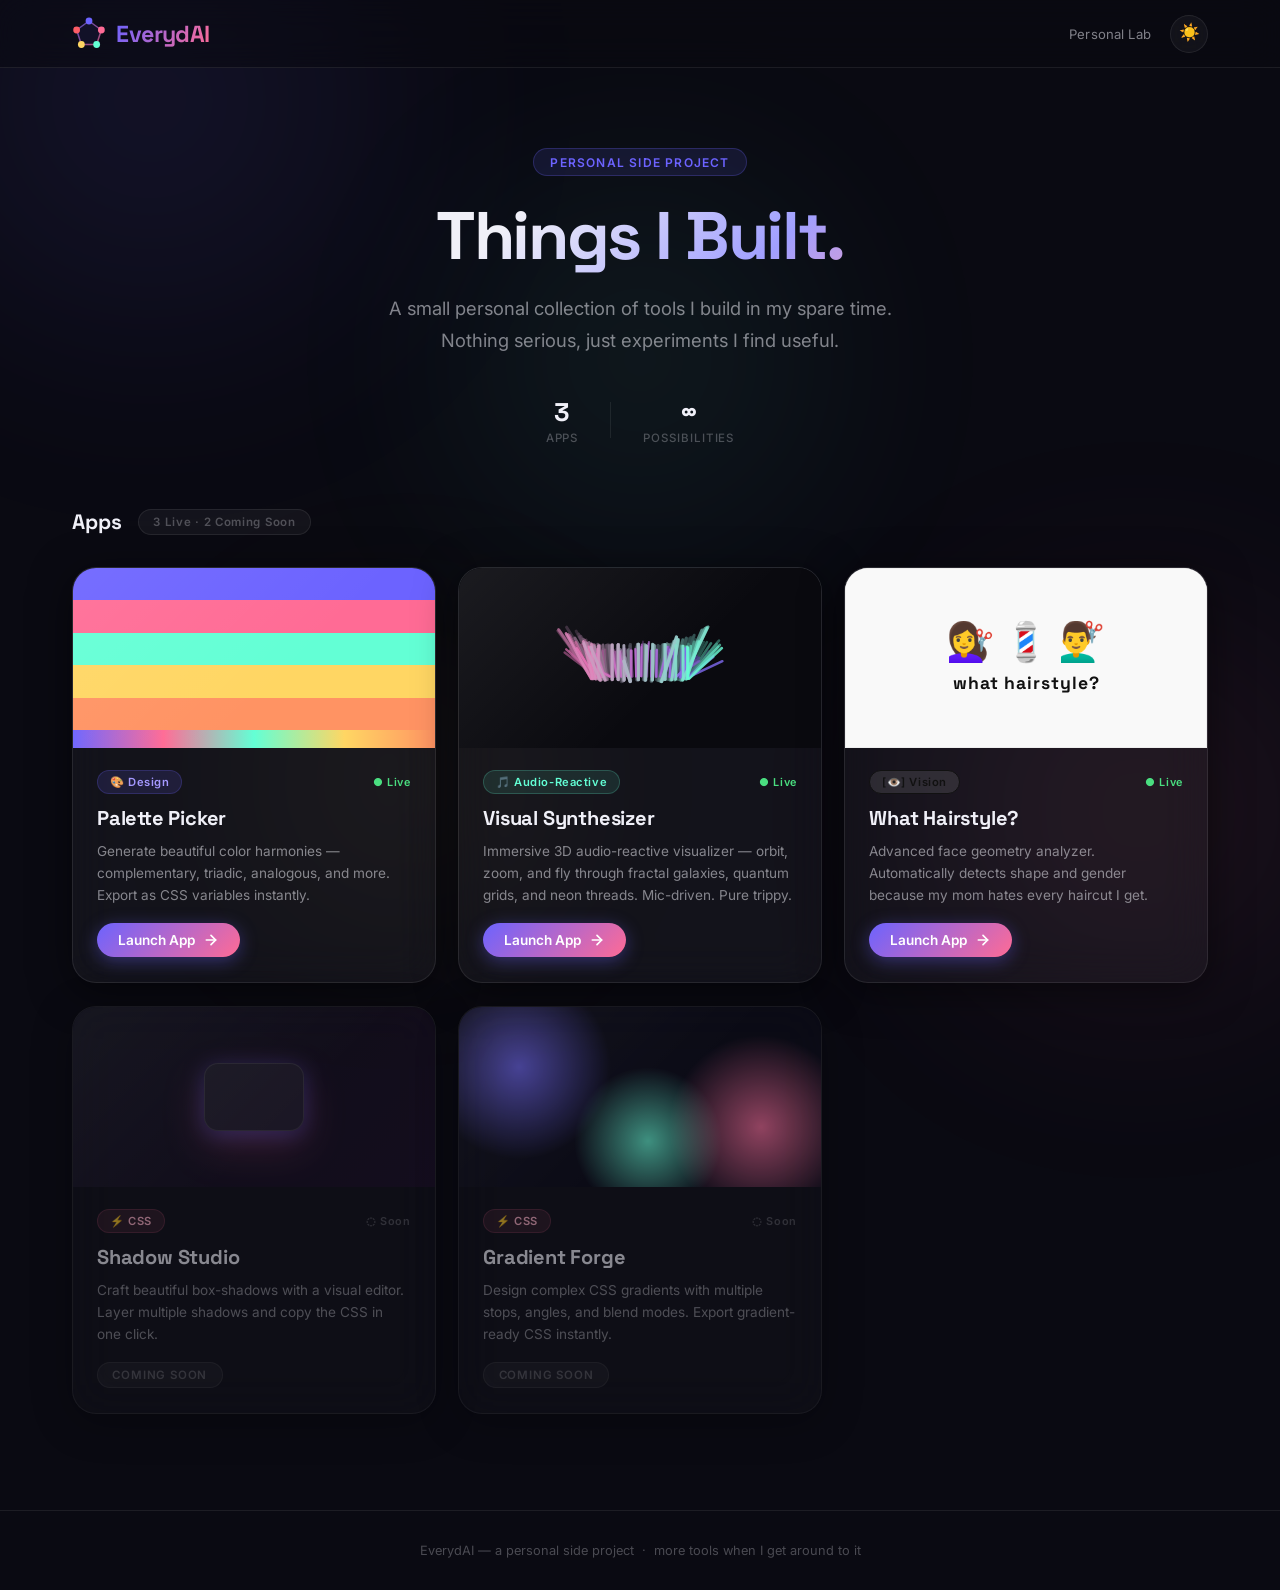
<file: index.html>
<!DOCTYPE html>
<html lang="en">

<head>
    <meta charset="UTF-8" />
    <meta name="viewport" content="width=device-width, initial-scale=1.0" />
    <title>EverydAI — Personal Lab</title>
    <meta name="description"
        content="EverydAI — a personal side project. A small collection of tools I build for myself in my spare time." />
    <link rel="preconnect" href="https://fonts.googleapis.com" />
    <link rel="preconnect" href="https://fonts.gstatic.com" crossorigin />
    <link
        href="https://fonts.googleapis.com/css2?family=Inter:wght@300;400;500;600;700&family=Space+Grotesk:wght@400;500;600;700;800&display=swap"
        rel="stylesheet" />
    <link rel="stylesheet" href="hub.css" />
</head>

<body>

    <!-- Animated background orbs -->
    <div class="bg-orbs" aria-hidden="true">
        <div class="orb orb-1"></div>
        <div class="orb orb-2"></div>
        <div class="orb orb-3"></div>
        <div class="orb orb-4"></div>
    </div>

    <!-- ── Navbar ── -->
    <nav class="navbar" role="navigation">
        <div class="nav-inner">
            <div class="nav-brand">
                <!-- Shape logo: polygon vertices = one per app. Updated by hub.js -->
                <svg id="brand-logo" class="brand-logo" width="34" height="34" viewBox="0 0 34 34" fill="none"
                    aria-hidden="true" xmlns="http://www.w3.org/2000/svg">
                    <defs>
                        <linearGradient id="logoEdge" x1="0" y1="0" x2="1" y2="1">
                            <stop offset="0%" stop-color="#6C63FF" stop-opacity="0.7" />
                            <stop offset="100%" stop-color="#FF6B95" stop-opacity="0.7" />
                        </linearGradient>
                    </defs>
                    <!-- Polygon outline — points set by JS -->
                    <polygon id="logo-poly" stroke="url(#logoEdge)" stroke-width="1.5" stroke-linejoin="round"
                        fill="rgba(108,99,255,0.07)" />
                    <!-- Vertex dots — populated by JS -->
                    <g id="logo-dots"></g>
                </svg>
                <span class="brand-name">EverydAI</span>
            </div>
            <div class="nav-right">
                <span class="nav-tagline">Personal Lab</span>
                <button class="theme-toggle" id="theme-toggle" title="Toggle theme"
                    aria-label="Toggle dark/light theme">
                    <span id="theme-icon">☀️</span>
                </button>
            </div>
        </div>
    </nav>

    <!-- ── Hero ── -->
    <section class="hero" aria-label="Hero">
        <div class="hero-badge"> Personal Side Project</div>
        <h1 class="hero-title">Things I Built.</h1>
        <p class="hero-subtitle">A small personal collection of tools I build in my spare time. Nothing serious, just
            experiments I find useful.</p>
        <div class="hero-stats">
            <div class="stat"><span class="stat-num" id="app-count">3</span><span class="stat-label">Apps</span></div>
            <div class="stat-divider"></div>
            <div class="stat"><span class="stat-num">∞</span><span class="stat-label">Possibilities</span></div>
        </div>
    </section>

    <!-- ── App Grid ── -->
    <main class="apps-section">
        <div class="section-header">
            <h2 class="section-title">Apps</h2>
            <span class="section-badge">3 Live &middot; 2 Coming Soon</span>
        </div>

        <div class="app-grid" id="app-grid">

            <!-- ── Palette Picker (LIVE) ── -->
            <article class="app-card" id="card-palette" data-app="ColorPalette/index.html" tabindex="0" role="button"
                aria-label="Launch Palette Picker app">
                <div class="card-thumb palette-thumb">
                    <div class="thumb-swatch s1"></div>
                    <div class="thumb-swatch s2"></div>
                    <div class="thumb-swatch s3"></div>
                    <div class="thumb-swatch s4"></div>
                    <div class="thumb-swatch s5"></div>
                    <div class="thumb-gradient"></div>
                </div>
                <div class="card-body">
                    <div class="card-meta">
                        <span class="card-tag tag-design">🎨 Design</span>
                        <span class="card-status status-live">● Live</span>
                    </div>
                    <h3 class="card-title">Palette Picker</h3>
                    <p class="card-desc">Generate beautiful color harmonies — complementary, triadic, analogous, and
                        more. Export as CSS variables instantly.</p>
                    <button class="card-launch-btn" aria-label="Launch Palette Picker">
                        <span>Launch App</span>
                        <svg width="16" height="16" viewBox="0 0 24 24" fill="none" stroke="currentColor"
                            stroke-width="2.5" stroke-linecap="round" stroke-linejoin="round">
                            <path d="M5 12h14" />
                            <path d="m12 5 7 7-7 7" />
                        </svg>
                    </button>
                </div>
            </article>

            <!-- ── Visual Synthesizer (LIVE) ── -->
            <article class="app-card" id="card-pattern" data-app="PatternGen/index.html" tabindex="0" role="button"
                aria-label="Launch Visual Synthesizer app">
                <div class="card-thumb pattern-thumb">
                    <canvas class="pattern-thumb-canvas" id="pattern-thumb-canvas"></canvas>
                </div>
                <div class="card-body">
                    <div class="card-meta">
                        <span class="card-tag tag-generative">🎵 Audio-Reactive</span>
                        <span class="card-status status-live">● Live</span>
                    </div>
                    <h3 class="card-title">Visual Synthesizer</h3>
                    <p class="card-desc">Immersive 3D audio-reactive visualizer — orbit, zoom, and fly through
                        fractal galaxies, quantum grids, and neon threads. Mic-driven. Pure trippy.</p>
                    <button class="card-launch-btn" aria-label="Launch Visual Synthesizer">
                        <span>Launch App</span>
                        <svg width="16" height="16" viewBox="0 0 24 24" fill="none" stroke="currentColor"
                            stroke-width="2.5" stroke-linecap="round" stroke-linejoin="round">
                            <path d="M5 12h14" />
                            <path d="m12 5 7 7-7 7" />
                        </svg>
                    </button>
                </div>
            </article>

            <!-- ResuMatch removed for now -->

            <!-- ── What Hairstyle? (LIVE) ── -->
            <article class="app-card" id="card-visage" data-app="WhatHairstyle/index.html" tabindex="0" role="button"
                aria-label="Launch What Hairstyle? app">
                <div class="card-thumb"
                    style="background:#f9f9f9;display:flex;align-items:center;justify-content:center;position:relative;overflow:hidden;border: 1px solid #eee;">

                    <div style="text-align:center;position:relative;z-index:1;color:#111;">
                        <div
                            style="font-size:2.4rem;line-height:1;margin-bottom:12px; display:flex; gap: 8px; justify-content:center;">
                            <span>💇‍♀️</span><span>💈</span><span>💇‍♂️</span>
                        </div>
                        <div
                            style="font-family:'Space Grotesk',sans-serif;font-size:1.1rem;font-weight:800;letter-spacing:1px;text-transform:lowercase;">
                            what hairstyle?</div>
                    </div>
                </div>
                <div class="card-body">
                    <div class="card-meta">
                        <span class="card-tag"
                            style="background:rgba(255,255,255,0.1);color:#111;border:1px solid #111;">[👁️]
                            Vision</span>
                        <span class="card-status status-live">&#9679; Live</span>
                    </div>
                    <h3 class="card-title">What Hairstyle?</h3>
                    <p class="card-desc">Advanced face geometry analyzer. Automatically detects shape and gender because
                        my mom hates every haircut I get.</p>
                    <button class="card-launch-btn" aria-label="Launch What Hairstyle?">
                        <span>Launch App</span>
                        <svg width="16" height="16" viewBox="0 0 24 24" fill="none" stroke="currentColor"
                            stroke-width="2.5" stroke-linecap="round" stroke-linejoin="round">
                            <path d="M5 12h14" />
                            <path d="m12 5 7 7-7 7" />
                        </svg>
                    </button>
                </div>
            </article>

            <!-- ── Coming Soon: Shadow Studio ── -->
            <article class="app-card app-soon" aria-label="Shadow Studio — coming soon" tabindex="-1">
                <div class="card-thumb shadow-thumb">
                    <div class="shadow-box-preview">
                        <div class="sbp-card"></div>
                    </div>
                </div>
                <div class="card-body">
                    <div class="card-meta">
                        <span class="card-tag tag-css">⚡ CSS</span>
                        <span class="card-status status-soon">◌ Soon</span>
                    </div>
                    <h3 class="card-title">Shadow Studio</h3>
                    <p class="card-desc">Craft beautiful box-shadows with a visual editor. Layer multiple shadows and
                        copy the CSS in one click.</p>
                    <div class="coming-soon-pill">Coming Soon</div>
                </div>
            </article>

            <!-- ── Coming Soon: Gradient Forge ── -->
            <article class="app-card app-soon" aria-label="Gradient Forge — coming soon" tabindex="-1">
                <div class="card-thumb gradient-thumb">
                    <div class="gt-layer l1"></div>
                    <div class="gt-layer l2"></div>
                    <div class="gt-layer l3"></div>
                </div>
                <div class="card-body">
                    <div class="card-meta">
                        <span class="card-tag tag-css">⚡ CSS</span>
                        <span class="card-status status-soon">◌ Soon</span>
                    </div>
                    <h3 class="card-title">Gradient Forge</h3>
                    <p class="card-desc">Design complex CSS gradients with multiple stops, angles, and blend modes.
                        Export gradient-ready CSS instantly.</p>
                    <div class="coming-soon-pill">Coming Soon</div>
                </div>
            </article>

        </div>
    </main>

    <!-- ── Footer ── -->
    <footer class="footer">
        <p>EverydAI &mdash; a personal side project &nbsp;·&nbsp; more tools when I get around to it</p>
    </footer>

    <!-- ── App Panel Overlay ── -->
    <div class="app-panel-overlay" id="app-panel-overlay" role="dialog" aria-modal="true" aria-label="App panel">
        <div class="app-panel" id="app-panel">
            <div class="panel-toolbar">
                <div class="panel-app-name" id="panel-app-name">App</div>
                <div class="panel-toolbar-right">
                    <a class="panel-open-tab" id="panel-open-tab" href="#" target="_blank" title="Open in new tab"
                        aria-label="Open app in new tab">
                        <svg width="15" height="15" viewBox="0 0 24 24" fill="none" stroke="currentColor"
                            stroke-width="2.2" stroke-linecap="round" stroke-linejoin="round">
                            <path d="M18 13v6a2 2 0 0 1-2 2H5a2 2 0 0 1-2-2V8a2 2 0 0 1 2-2h6" />
                            <polyline points="15 3 21 3 21 9" />
                            <line x1="10" y1="14" x2="21" y2="3" />
                        </svg>
                    </a>
                    <button class="panel-close-btn" id="panel-close-btn" title="Close app (Esc)"
                        aria-label="Close app panel">
                        <svg width="16" height="16" viewBox="0 0 24 24" fill="none" stroke="currentColor"
                            stroke-width="2.5" stroke-linecap="round" stroke-linejoin="round">
                            <line x1="18" y1="6" x2="6" y2="18" />
                            <line x1="6" y1="6" x2="18" y2="18" />
                        </svg>
                    </button>
                </div>
            </div>
            <iframe class="app-frame" id="app-frame" src="" title="App" allow="clipboard-write"></iframe>
        </div>
    </div>

    <script src="hub.js"></script>
</body>

</html>
</file>
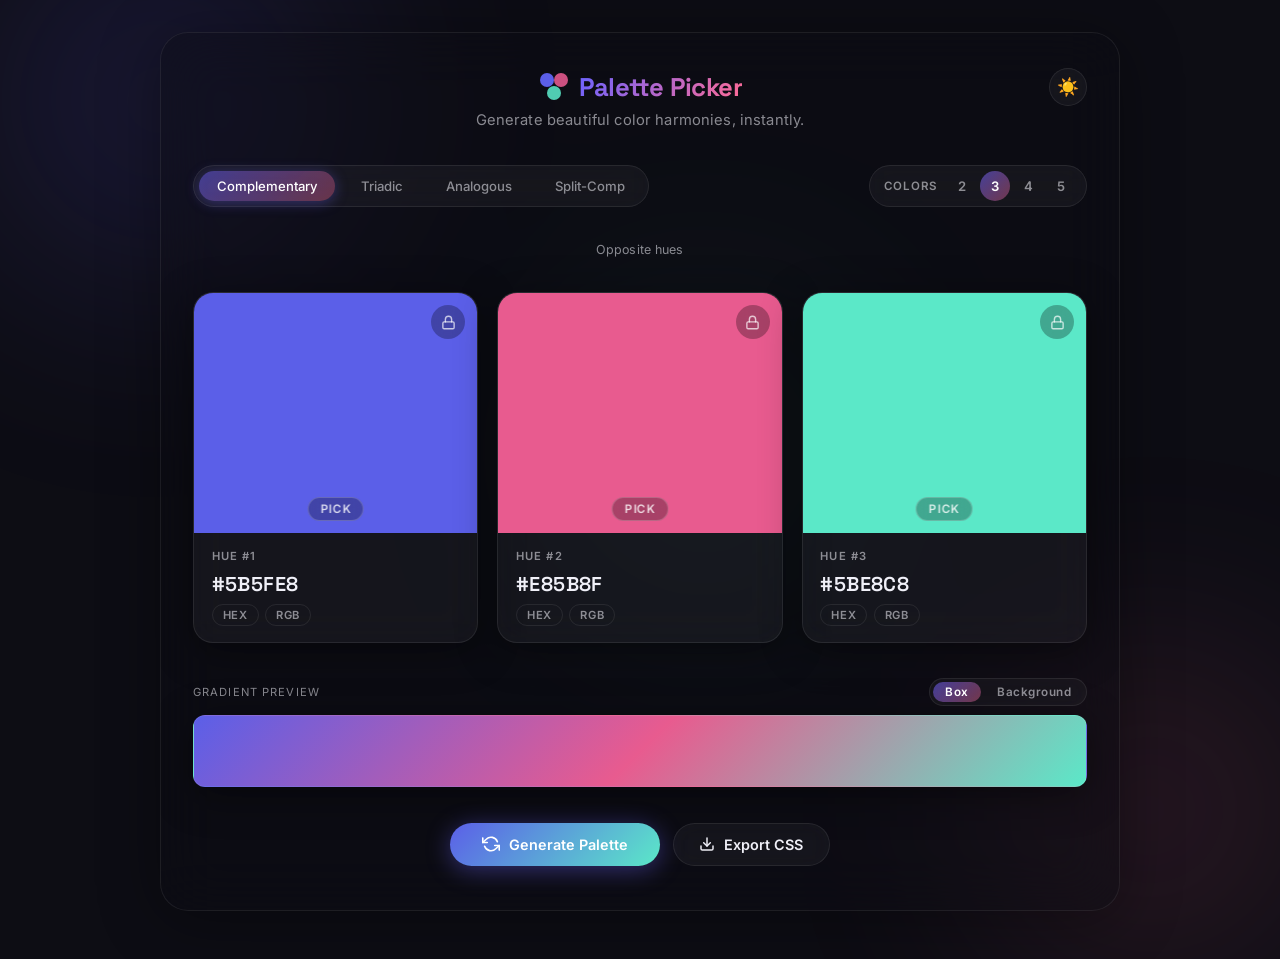
<file: ColorPalette/index.html>
<!DOCTYPE html>
<html lang="en">

<head>
    <meta charset="UTF-8" />
    <meta name="viewport" content="width=device-width, initial-scale=1.0" />
    <title>Palette Picker — Color Harmony Generator</title>
    <link rel="preconnect" href="https://fonts.googleapis.com" />
    <link rel="preconnect" href="https://fonts.gstatic.com" crossorigin />
    <link
        href="https://fonts.googleapis.com/css2?family=Inter:wght@300;400;500;600;700&family=Space+Grotesk:wght@400;500;600;700&display=swap"
        rel="stylesheet" />
    <link rel="stylesheet" href="style.css" />
</head>

<body>

    <!-- Background orbs -->
    <div class="bg-orbs">
        <div class="orb orb-1"></div>
        <div class="orb orb-2"></div>
        <div class="orb orb-3"></div>
    </div>

    <main class="app">

        <!-- Header -->
        <header class="header">
            <div class="header-top">
                <div class="logo">
                    <svg id="logo-svg" width="32" height="32" viewBox="0 0 32 32" fill="none">
                        <g class="logo-dot lc-on" id="lc-0">
                            <circle id="lcc-0" cx="9" cy="9" r="7" fill="var(--accent-1)" />
                        </g>
                        <g class="logo-dot lc-on" id="lc-1">
                            <circle id="lcc-1" cx="23" cy="9" r="7" fill="var(--accent-2)" opacity="0.88" />
                        </g>
                        <g class="logo-dot lc-on" id="lc-2">
                            <circle id="lcc-2" cx="16" cy="22" r="7" fill="var(--accent-3)" opacity="0.88" />
                        </g>
                        <g class="logo-dot" id="lc-3">
                            <circle id="lcc-3" cx="9" cy="23" r="6" fill="#888" opacity="0.88" />
                        </g>
                        <g class="logo-dot" id="lc-4">
                            <circle id="lcc-4" cx="16" cy="4" r="5.5" fill="#888" opacity="0.88" />
                        </g>
                    </svg>
                    <span>Palette Picker</span>
                </div>
                <button class="theme-toggle" id="theme-toggle" title="Toggle light / dark theme">
                    <span class="theme-icon" id="theme-icon">☀️</span>
                </button>
            </div>
            <p class="tagline">Generate beautiful color harmonies, instantly.</p>
        </header>

        <!-- Controls row: Mode + Count picker -->
        <div class="top-controls">
            <!-- Harmony mode selector -->
            <div class="mode-bar">
                <button class="mode-btn active" data-mode="complementary">Complementary</button>
                <button class="mode-btn" data-mode="triadic">Triadic</button>
                <button class="mode-btn" data-mode="analogous">Analogous</button>
                <button class="mode-btn" data-mode="split">Split-Comp</button>
            </div>

            <!-- Color count selector -->
            <div class="count-bar">
                <span class="count-label">Colors</span>
                <div class="count-btns">
                    <button class="count-btn" data-count="2">2</button>
                    <button class="count-btn active" data-count="3">3</button>
                    <button class="count-btn" data-count="4">4</button>
                    <button class="count-btn" data-count="5">5</button>
                </div>
            </div>
        </div>

        <!-- Mode description -->
        <p class="mode-desc" id="mode-desc">Opposite hues</p>

        <!-- Palette — populated dynamically by JS -->
        <section class="palette" id="palette"></section>

        <!-- Gradient preview -->
        <div class="gradient-preview-wrap" id="gradient-preview-wrap">
            <div class="gradient-preview-header">
                <span class="gradient-label">Gradient Preview</span>
                <div class="preview-mode-toggle">
                    <button class="preview-mode-btn active" data-pmode="box" id="pmode-box">Box</button>
                    <button class="preview-mode-btn" data-pmode="bg" id="pmode-bg">Background</button>
                </div>
            </div>
            <div class="gradient-preview" id="gradient-preview"></div>
        </div>

        <!-- Controls -->
        <div class="controls">
            <button class="btn-generate" id="btn-generate">
                <svg width="18" height="18" viewBox="0 0 24 24" fill="none" stroke="currentColor" stroke-width="2.2"
                    stroke-linecap="round" stroke-linejoin="round">
                    <polyline points="1 4 1 10 7 10" />
                    <polyline points="23 20 23 14 17 14" />
                    <path d="M20.49 9A9 9 0 0 0 5.64 5.64L1 10m22 4l-4.64 4.36A9 9 0 0 1 3.51 15" />
                </svg>
                Generate Palette
            </button>
            <button class="btn-export" id="btn-export">
                <svg width="16" height="16" viewBox="0 0 24 24" fill="none" stroke="currentColor" stroke-width="2.2"
                    stroke-linecap="round" stroke-linejoin="round">
                    <path d="M21 15v4a2 2 0 0 1-2 2H5a2 2 0 0 1-2-2v-4" />
                    <polyline points="7 10 12 15 17 10" />
                    <line x1="12" y1="15" x2="12" y2="3" />
                </svg>
                Export CSS
            </button>
        </div>

        <!-- CSS Export modal -->
        <div class="modal-overlay" id="modal-overlay">
            <div class="modal">
                <div class="modal-header">
                    <h2>CSS Variables</h2>
                    <button class="modal-close" id="modal-close">✕</button>
                </div>
                <pre class="modal-code" id="modal-code"></pre>
                <button class="btn-copy-all" id="btn-copy-all">Copy to Clipboard</button>
            </div>
        </div>

        <!-- Toast -->
        <div class="toast" id="toast">Copied! ✓</div>

    </main>

    <script src="app.js"></script>
</body>

</html>
</file>
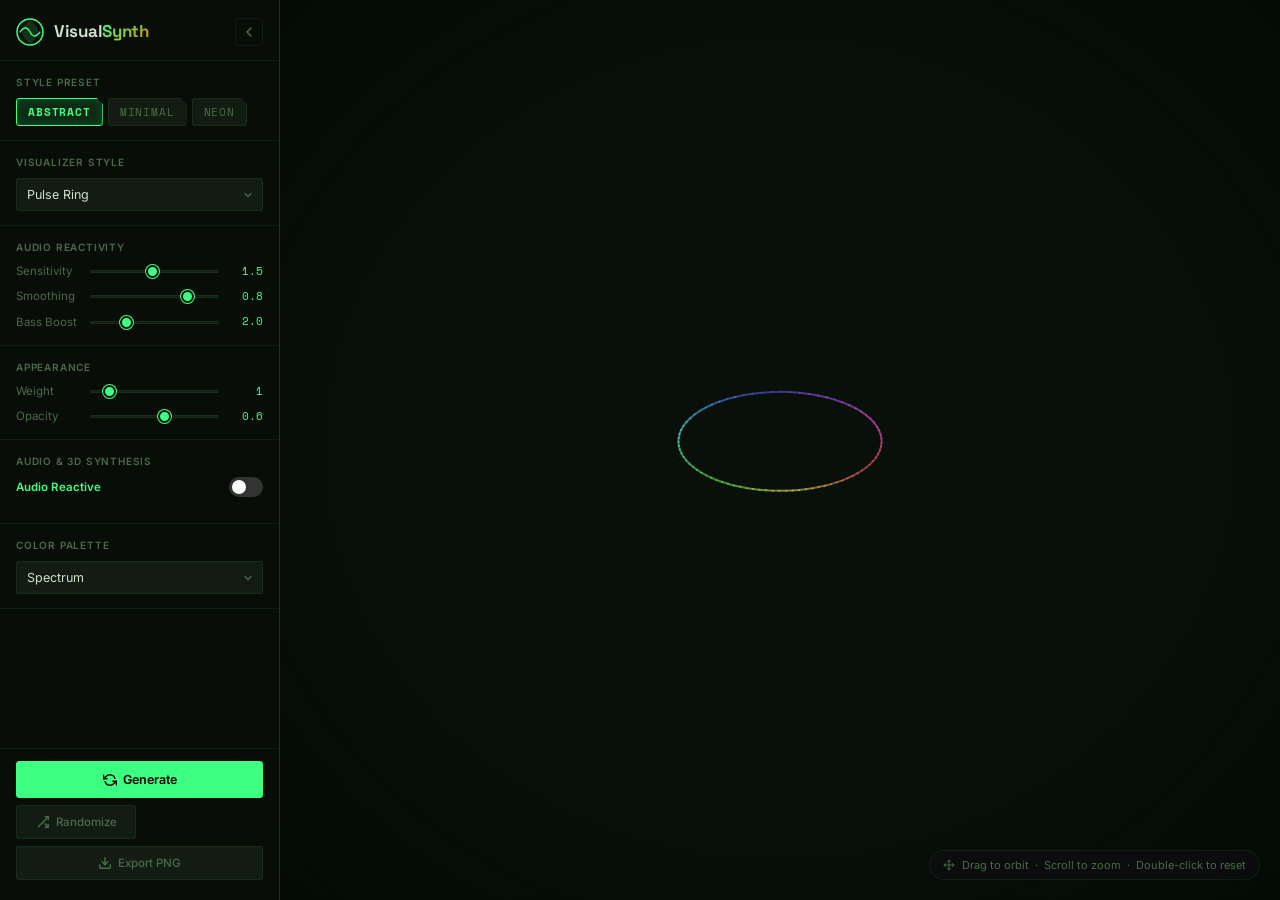
<file: PatternGen/index.html>
<!DOCTYPE html>
<html lang="en">

<head>
    <meta charset="UTF-8" />
    <meta name="viewport" content="width=device-width, initial-scale=1.0" />
    <title>Visual Synthesizer — EverydAI</title>
    <meta name="description"
        content="Immersive 3D audio-reactive visualizer — orbit, zoom, and fly through fractal galaxies, quantum grids, and neon threads." />
    <link rel="preconnect" href="https://fonts.googleapis.com" />
    <link rel="preconnect" href="https://fonts.gstatic.com" crossorigin />
    <link
        href="https://fonts.googleapis.com/css2?family=Inter:wght@300;400;500;600;700&family=Space+Grotesk:wght@400;500;600;700;800&family=Space+Mono:wght@400;700&display=swap"
        rel="stylesheet" />
    <link rel="stylesheet" href="style.css" />
</head>

<body data-preset="abstract">

    <!-- Background noise texture overlay -->
    <div class="bg-noise" aria-hidden="true"></div>

    <!-- ── App Shell ── -->
    <div class="app-shell">

        <!-- ── Sidebar ── -->
        <aside class="sidebar" id="sidebar">

            <!-- Sidebar header -->
            <div class="sidebar-header">
                <div class="app-logo">
                    <svg width="28" height="28" viewBox="0 0 28 28" fill="none" xmlns="http://www.w3.org/2000/svg"
                        aria-hidden="true">
                        <circle cx="14" cy="14" r="13" stroke="url(#pg-grad)" stroke-width="1.5" fill="none" />
                        <path d="M14 2 Q22 8 22 14 Q22 20 14 26 Q6 20 6 14 Q6 8 14 2Z" fill="url(#pg-grad)"
                            opacity="0.15" />
                        <path d="M4 14 Q10 6 14 14 Q18 22 24 14" stroke="url(#pg-grad)" stroke-width="1.3" fill="none"
                            stroke-linecap="round" />
                        <defs>
                            <linearGradient id="pg-grad" x1="0" y1="0" x2="28" y2="28">
                                <stop offset="0%" stop-color="var(--accent-a)" />
                                <stop offset="100%" stop-color="var(--accent-b)" />
                            </linearGradient>
                        </defs>
                    </svg>
                    <span class="app-title">Visual<span class="accent-text">Synth</span></span>
                </div>
                <button class="sidebar-toggle" id="sidebar-toggle" title="Collapse sidebar" aria-label="Toggle sidebar">
                    <svg width="16" height="16" viewBox="0 0 24 24" fill="none" stroke="currentColor" stroke-width="2.2"
                        stroke-linecap="round" stroke-linejoin="round">
                        <polyline points="15 18 9 12 15 6"></polyline>
                    </svg>
                </button>
            </div>

            <!-- Style Presets -->
            <div class="control-group">
                <label class="group-label">Style Preset</label>
                <div class="preset-pills" id="preset-pills">
                    <button class="preset-pill active" data-preset="abstract">Abstract</button>
                    <button class="preset-pill" data-preset="minimal">Minimal</button>
                    <button class="preset-pill" data-preset="neon">Neon</button>
                </div>
            </div>

            <!-- Visualizer Style -->
            <div class="control-group">
                <label class="group-label" for="visualizer-style">Visualizer Style</label>
                <div class="select-wrap">
                    <select id="visualizer-style" class="styled-select">
                        <option value="pulse_ring">Pulse Ring</option>
                        <option value="sonic_wave">Sonic Wave</option>
                        <option value="bass_core">Bass Core</option>
                        <option value="stardust_vortex">Stardust Vortex</option>
                        <option value="quantum_grid">Quantum Grid</option>
                        <option value="neon_threads">Neon Threads</option>
                        <option value="fractal_destruction">Fractal Destruction</option>
                    </select>
                    <svg class="select-arrow" width="12" height="12" viewBox="0 0 24 24" fill="none"
                        stroke="currentColor" stroke-width="2.5" stroke-linecap="round" stroke-linejoin="round"
                        aria-hidden="true">
                        <polyline points="6 9 12 15 18 9"></polyline>
                    </svg>
                </div>
            </div>

            <!-- Audio Reactivity Controls -->
            <div class="control-group">
                <label class="group-label">Audio Reactivity</label>

                <div class="slider-row">
                    <span class="slider-label">Sensitivity</span>
                    <input type="range" id="sensitivity" class="styled-range" min="0.1" max="3" step="0.1"
                        value="1.5" />
                    <span class="slider-val" id="sensitivity-val">1.5</span>
                </div>

                <div class="slider-row">
                    <span class="slider-label">Smoothing</span>
                    <input type="range" id="smoothing" class="styled-range" min="0.1" max="0.99" step="0.01"
                        value="0.8" />
                    <span class="slider-val" id="smoothing-val">0.8</span>
                </div>

                <div class="slider-row">
                    <span class="slider-label">Bass Boost</span>
                    <input type="range" id="bass-boost" class="styled-range" min="1" max="5" step="0.1" value="2.0" />
                    <span class="slider-val" id="bass-boost-val">2.0</span>
                </div>
            </div>

            <div class="control-group">
                <label class="group-label">Appearance</label>

                <div class="slider-row">
                    <span class="slider-label">Weight</span>
                    <input type="range" id="line-weight" class="styled-range" min="0.2" max="8" step="0.1" value="1" />
                    <span class="slider-val" id="line-weight-val">1</span>
                </div>

                <div class="slider-row">
                    <span class="slider-label">Opacity</span>
                    <input type="range" id="opacity" class="styled-range" min="0.02" max="1" step="0.01" value="0.6" />
                    <span class="slider-val" id="opacity-val">0.6</span>
                </div>
            </div>

            <!-- Audio & 3D Synthesis -->
            <div class="control-group">
                <label class="group-label">Audio & 3D Synthesis</label>

                <div style="display: flex; align-items: center; justify-content: space-between; margin-bottom: 12px;">
                    <span class="slider-label" style="color: var(--accent-a); font-weight: 600;">Audio Reactive</span>
                    <label class="switch" style="position: relative; display: inline-block; width: 34px; height: 20px;">
                        <input type="checkbox" id="audio-reactive" style="opacity: 0; width: 0; height: 0;">
                        <span class="slider round"
                            style="position: absolute; cursor: pointer; top: 0; left: 0; right: 0; bottom: 0; background-color: #333; transition: .4s; border-radius: 34px;"></span>
                        <style>
                            .switch input:checked+.slider {
                                background-color: var(--accent-a);
                            }

                            .switch .slider:before {
                                position: absolute;
                                content: "";
                                height: 14px;
                                width: 14px;
                                left: 3px;
                                bottom: 3px;
                                background-color: white;
                                transition: .4s;
                                border-radius: 50%;
                            }

                            .switch input:checked+.slider:before {
                                transform: translateX(14px);
                            }
                        </style>
                    </label>
                </div>

            </div>

            <!-- Color Palette -->
            <div class="control-group">
                <label class="group-label" for="color-palette">Color Palette</label>
                <div class="select-wrap">
                    <select id="color-palette" class="styled-select">
                        <option value="mono">Mono</option>
                        <option value="duotone">Duotone</option>
                        <option value="spectrum" selected>Spectrum</option>
                        <option value="grunge">Grunge</option>
                        <option value="neon">Neon</option>
                        <option value="fire">Fire</option>
                        <option value="ice">Ice</option>
                        <option value="psychedelic">Psychedelic</option>
                    </select>
                    <svg class="select-arrow" width="12" height="12" viewBox="0 0 24 24" fill="none"
                        stroke="currentColor" stroke-width="2.5" stroke-linecap="round" stroke-linejoin="round"
                        aria-hidden="true">
                        <polyline points="6 9 12 15 18 9"></polyline>
                    </svg>
                </div>
            </div>

            <!-- Sidebar footer actions -->
            <div class="sidebar-actions">
                <button class="btn-action btn-generate" id="btn-generate">
                    <svg width="14" height="14" viewBox="0 0 24 24" fill="none" stroke="currentColor" stroke-width="2.5"
                        stroke-linecap="round" stroke-linejoin="round">
                        <polyline points="1 4 1 10 7 10" />
                        <polyline points="23 20 23 14 17 14" />
                        <path d="M20.49 9A9 9 0 0 0 5.64 5.64L1 10m22 4l-4.64 4.36A9 9 0 0 1 3.51 15" />
                    </svg>
                    Generate
                </button>
                <button class="btn-action btn-randomize" id="btn-randomize">
                    <svg width="14" height="14" viewBox="0 0 24 24" fill="none" stroke="currentColor" stroke-width="2.5"
                        stroke-linecap="round" stroke-linejoin="round">
                        <polyline points="16 3 21 3 21 8" />
                        <line x1="4" y1="20" x2="21" y2="3" />
                        <polyline points="21 16 21 21 16 21" />
                        <line x1="15" y1="15" x2="21" y2="21" />
                    </svg>
                    Randomize
                </button>
                <button class="btn-action btn-export" id="btn-export">
                    <svg width="14" height="14" viewBox="0 0 24 24" fill="none" stroke="currentColor" stroke-width="2.5"
                        stroke-linecap="round" stroke-linejoin="round">
                        <path d="M21 15v4a2 2 0 0 1-2 2H5a2 2 0 0 1-2-2v-4" />
                        <polyline points="7 10 12 15 17 10" />
                        <line x1="12" y1="15" x2="12" y2="3" />
                    </svg>
                    Export PNG
                </button>
            </div>

        </aside>

        <!-- ── Canvas Stage ── -->
        <main class="stage" id="stage">

            <!-- Floating toolbar when sidebar is collapsed -->
            <div class="stage-toolbar" id="stage-toolbar">
                <button class="stage-tb-btn" id="expand-sidebar" title="Open controls"
                    aria-label="Open controls sidebar">
                    <svg width="16" height="16" viewBox="0 0 24 24" fill="none" stroke="currentColor" stroke-width="2.2"
                        stroke-linecap="round" stroke-linejoin="round">
                        <line x1="3" y1="6" x2="21" y2="6" />
                        <line x1="3" y1="12" x2="21" y2="12" />
                        <line x1="3" y1="18" x2="21" y2="18" />
                    </svg>
                </button>
                <span class="stage-tb-label" id="active-pattern-label">Spirograph</span>
                <span class="stage-preset-badge" id="active-preset-badge">Abstract</span>
            </div>

            <canvas id="pattern-canvas" title="Drag to orbit · Scroll to zoom · Double-click to reset"></canvas>
            <!-- Pan hint (fades after first drag) -->
            <div class="pan-hint" id="pan-hint" aria-hidden="true">
                <svg width="12" height="12" viewBox="0 0 24 24" fill="none" stroke="currentColor" stroke-width="2"
                    stroke-linecap="round" stroke-linejoin="round">
                    <path d="M5 9l-3 3 3 3M9 5l3-3 3 3M15 19l-3 3-3-3M19 9l3 3-3 3M2 12h20M12 2v20" />
                </svg>
                Drag to orbit &nbsp;·&nbsp; Scroll to zoom &nbsp;·&nbsp; Double-click to reset
            </div>

            <!-- Render overlay (loading spinner) -->
            <div class="render-overlay" id="render-overlay" aria-hidden="true">
                <div class="render-spinner"></div>
            </div>

            <!-- Error toast -->
            <div class="toast" id="toast" role="status" aria-live="polite"></div>

        </main>

    </div>

    <script src="app.js"></script>
</body>

</html>
</file>
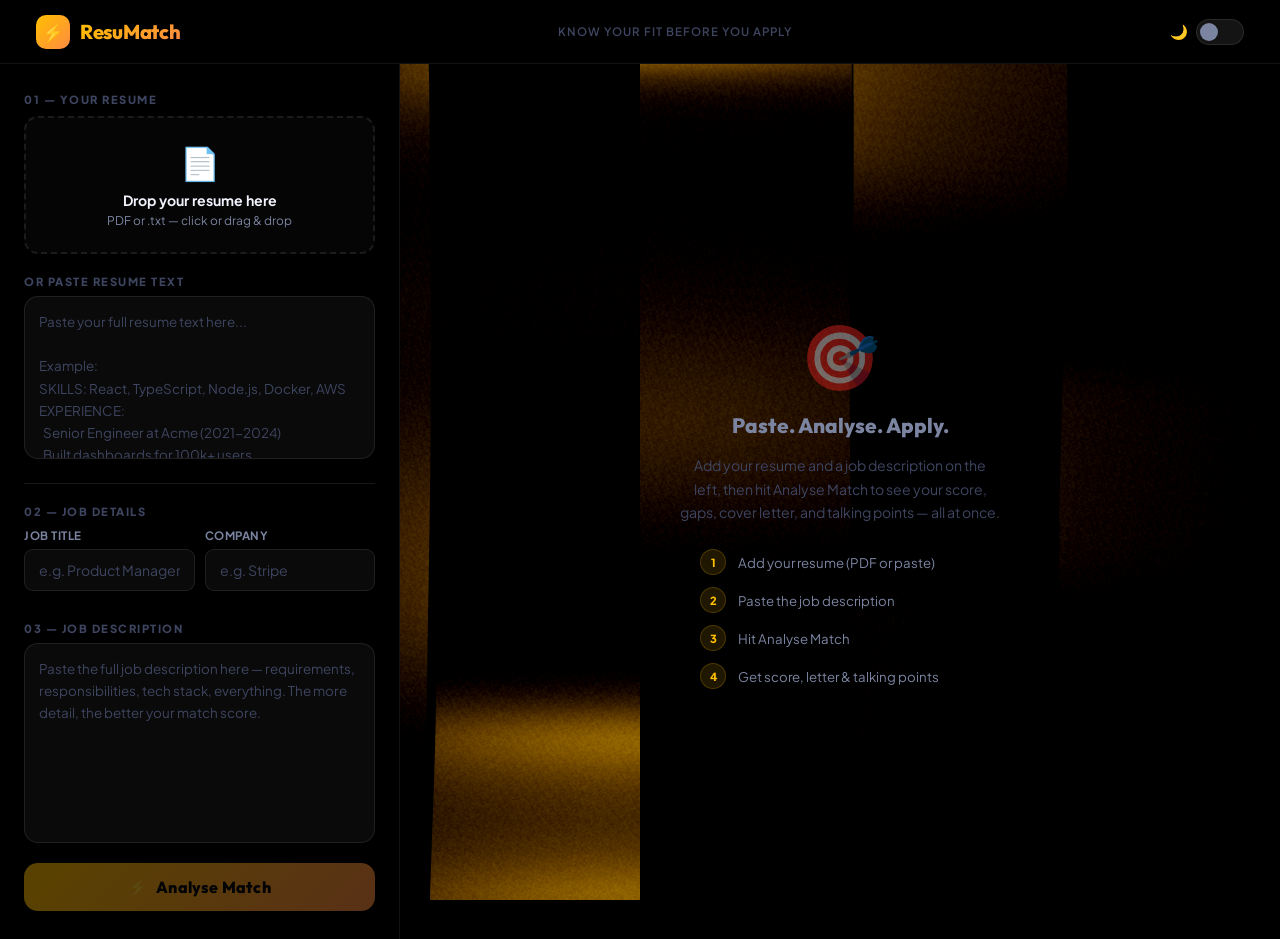
<file: ResuMatch/index.html>
<!DOCTYPE html>
<html lang="en">

<head>
  <meta charset="UTF-8" />
  <link rel="icon" type="image/svg+xml" href="/favicon.svg" />
  <meta name="viewport" content="width=device-width, initial-scale=1.0" />
  <meta name="description"
    content="ResuMatch — Paste your resume and any job description. Instantly see your match score, skill gaps, a tailored cover letter, and interview talking points." />
  <title>ResuMatch — Know your fit before you apply.</title>
  <link rel="preconnect" href="https://fonts.googleapis.com" />
  <link rel="preconnect" href="https://fonts.gstatic.com" crossorigin />
  <link
    href="https://fonts.googleapis.com/css2?family=Plus+Jakarta+Sans:wght@300;400;500;600;700;800&family=Outfit:wght@400;600;700;800&display=swap"
    rel="stylesheet" />
  <script type="module" crossorigin src="/ResuMatch/assets/index-C7PvtwQ8.js"></script>
  <link rel="stylesheet" crossorigin href="/ResuMatch/assets/index-EnqxzHKU.css">
</head>

<body>
  <div id="root"></div>
</body>

</html>
</file>
<file: hub.css>
/* ============================================================
   DEVLAB HUB – hub.css
   ============================================================ */

/* ── Design tokens ── */
:root {
    --bg: #0a0a12;
    --surface: rgba(255, 255, 255, 0.045);
    --surface-hover: rgba(255, 255, 255, 0.08);
    --surface-card: rgba(255, 255, 255, 0.04);
    --border: rgba(255, 255, 255, 0.08);
    --border-card: rgba(255, 255, 255, 0.09);
    --text-primary: #f0f0f8;
    --text-secondary: rgba(240, 240, 248, 0.52);
    --text-muted: rgba(240, 240, 248, 0.28);
    --radius-xl: 24px;
    --radius-lg: 18px;
    --radius-md: 12px;
    --radius-sm: 8px;
    --font-main: 'Inter', sans-serif;
    --font-display: 'Space Grotesk', sans-serif;
    --accent: #6C63FF;
    --accent-b: #FF6B95;
    --shadow-card: 0 8px 40px rgba(0, 0, 0, 0.5);
    --shadow-glow: 0 0 40px rgba(108, 99, 255, 0.18);
    --nav-h: 68px;
    --transition-smooth: 0.35s cubic-bezier(0.23, 1, 0.32, 1);
}

[data-theme="light"] {
    --bg: #f2f2fa;
    --surface: rgba(255, 255, 255, 0.7);
    --surface-hover: rgba(255, 255, 255, 0.9);
    --surface-card: rgba(255, 255, 255, 0.75);
    --border: rgba(0, 0, 0, 0.07);
    --border-card: rgba(0, 0, 0, 0.09);
    --text-primary: #1a1a2e;
    --text-secondary: rgba(26, 26, 46, 0.55);
    --text-muted: rgba(26, 26, 46, 0.32);
    --shadow-card: 0 8px 40px rgba(80, 80, 180, 0.1);
    --shadow-glow: 0 0 40px rgba(108, 99, 255, 0.12);
}

/* ── Reset ── */
*,
*::before,
*::after {
    box-sizing: border-box;
    margin: 0;
    padding: 0;
}

html {
    font-size: 16px;
    scroll-behavior: smooth;
}

body {
    font-family: var(--font-main);
    background: var(--bg);
    color: var(--text-primary);
    min-height: 100vh;
    overflow-x: hidden;
    transition: background 0.45s ease, color 0.35s ease;
}

/* ── Animated background orbs ── */
.bg-orbs {
    position: fixed;
    inset: 0;
    pointer-events: none;
    z-index: 0;
}

.orb {
    position: absolute;
    border-radius: 50%;
    filter: blur(130px);
    opacity: 0.18;
    animation: drift 20s ease-in-out infinite alternate;
    will-change: transform;
}

.orbs-paused .orb {
    animation-play-state: paused;
    /* visibility: hidden would also work but paused is smoother on resume */
}

[data-theme="light"] .orb {
    opacity: 0.32;
}

.orb-1 {
    width: 600px;
    height: 600px;
    background: radial-gradient(circle, #6C63FF, transparent 70%);
    top: -200px;
    left: -150px;
    animation-delay: 0s;
}

.orb-2 {
    width: 480px;
    height: 480px;
    background: radial-gradient(circle, #FF6B95, transparent 70%);
    bottom: -150px;
    right: -100px;
    animation-delay: -7s;
}

.orb-3 {
    width: 400px;
    height: 400px;
    background: radial-gradient(circle, #63FFD5, transparent 70%);
    top: 40%;
    left: 50%;
    transform: translate(-50%, -50%);
    animation-delay: -13s;
}

.orb-4 {
    width: 300px;
    height: 300px;
    background: radial-gradient(circle, #FFD663, transparent 70%);
    top: 70%;
    left: 20%;
    animation-delay: -4s;
}

@keyframes drift {
    from {
        transform: translate(0, 0) scale(1);
    }

    to {
        transform: translate(35px, 50px) scale(1.1);
    }
}

/* ── Navbar ── */
.navbar {
    position: fixed;
    top: 0;
    left: 0;
    right: 0;
    height: var(--nav-h);
    z-index: 200;
    background: rgba(10, 10, 18, 0.55);
    backdrop-filter: blur(20px);
    -webkit-backdrop-filter: blur(20px);
    border-bottom: 1px solid var(--border);
    transition: background 0.4s ease, border-color 0.4s ease;
}

[data-theme="light"] .navbar {
    background: rgba(242, 242, 250, 0.72);
}

.nav-inner {
    max-width: 1200px;
    margin: 0 auto;
    padding: 0 2rem;
    height: 100%;
    display: flex;
    align-items: center;
    justify-content: space-between;
}

.nav-brand {
    display: flex;
    align-items: center;
    gap: 0.65rem;
    text-decoration: none;
}

/* SVG shape logo — vertices = app count (4 apps → square, 3 → triangle, etc.) */
.brand-logo {
    flex-shrink: 0;
    overflow: visible;
    /* Subtle slow spin to give life to the logo */
    animation: logoSpin 24s linear infinite;
    will-change: transform;
    transform-origin: center;
}

@keyframes logoSpin {
    from {
        transform: rotate(0deg);
    }

    to {
        transform: rotate(360deg);
    }
}

/* Each vertex dot pops in on load */
@keyframes logoDotPop {
    from {
        transform: scale(0);
        opacity: 0;
    }

    to {
        transform: scale(1);
        opacity: 1;
    }
}

.brand-name {
    font-family: var(--font-display);
    font-size: 1.45rem;
    font-weight: 800;
    letter-spacing: -0.025em;
    background: linear-gradient(120deg, #6C63FF, #FF6B95);
    -webkit-background-clip: text;
    -webkit-text-fill-color: transparent;
    background-clip: text;
}

.nav-right {
    display: flex;
    align-items: center;
    gap: 1.2rem;
}

.nav-tagline {
    font-size: 0.82rem;
    color: var(--text-secondary);
    letter-spacing: 0.01em;
    display: none;
}

@media (min-width: 640px) {
    .nav-tagline {
        display: block;
    }
}

.theme-toggle {
    width: 38px;
    height: 38px;
    border-radius: 50%;
    border: 1px solid var(--border);
    background: var(--surface);
    cursor: pointer;
    display: flex;
    align-items: center;
    justify-content: center;
    font-size: 1.05rem;
    backdrop-filter: blur(10px);
    transition: background 0.2s, transform 0.2s, border-color 0.2s;
    line-height: 1;
    color: var(--text-primary);
}

.theme-toggle:hover {
    background: var(--surface-hover);
    transform: scale(1.1) rotate(12deg);
}

/* ── Hero ── */
.hero {
    position: relative;
    z-index: 1;
    padding: calc(var(--nav-h) + 5rem) 2rem 4rem;
    text-align: center;
    max-width: 720px;
    margin: 0 auto;
}

.hero-badge {
    display: inline-flex;
    align-items: center;
    gap: 0.4rem;
    font-size: 0.75rem;
    font-weight: 600;
    letter-spacing: 0.1em;
    text-transform: uppercase;
    color: var(--accent);
    background: rgba(108, 99, 255, 0.12);
    border: 1px solid rgba(108, 99, 255, 0.25);
    border-radius: 50px;
    padding: 0.35rem 1rem;
    margin-bottom: 1.5rem;
    animation: fadeUp 0.6s ease both;
}

.hero-title {
    font-family: var(--font-display);
    font-size: clamp(2.6rem, 6vw, 4.2rem);
    font-weight: 800;
    line-height: 1.1;
    letter-spacing: -0.035em;
    background: linear-gradient(135deg, #f0f0f8 30%, #a09fff 70%, #ff9bb5 100%);
    -webkit-background-clip: text;
    -webkit-text-fill-color: transparent;
    background-clip: text;
    margin-bottom: 1.2rem;
    animation: fadeUp 0.6s ease 0.1s both;
}

[data-theme="light"] .hero-title {
    background: linear-gradient(135deg, #1a1a2e 30%, #5248e0 70%, #d94f7c 100%);
    -webkit-background-clip: text;
    background-clip: text;
}

.hero-subtitle {
    font-size: clamp(1rem, 2.5vw, 1.15rem);
    color: var(--text-secondary);
    line-height: 1.7;
    max-width: 540px;
    margin: 0 auto 2.5rem;
    animation: fadeUp 0.6s ease 0.2s both;
}

.hero-stats {
    display: flex;
    align-items: center;
    justify-content: center;
    gap: 2rem;
    animation: fadeUp 0.6s ease 0.3s both;
}

.stat {
    display: flex;
    flex-direction: column;
    align-items: center;
    gap: 0.2rem;
}

.stat-num {
    font-family: var(--font-display);
    font-size: 1.6rem;
    font-weight: 700;
    color: var(--text-primary);
}

.stat-label {
    font-size: 0.72rem;
    font-weight: 500;
    letter-spacing: 0.08em;
    text-transform: uppercase;
    color: var(--text-muted);
}

.stat-divider {
    width: 1px;
    height: 36px;
    background: var(--border);
}

@keyframes fadeUp {
    from {
        opacity: 0;
        transform: translateY(18px);
    }

    to {
        opacity: 1;
        transform: translateY(0);
    }
}

/* ── Apps section ── */
.apps-section {
    position: relative;
    z-index: 1;
    max-width: 1200px;
    margin: 0 auto;
    padding: 0 2rem 6rem;
}

.section-header {
    display: flex;
    align-items: center;
    gap: 1rem;
    margin-bottom: 2rem;
}

.section-title {
    font-family: var(--font-display);
    font-size: 1.3rem;
    font-weight: 700;
    color: var(--text-primary);
}

.section-badge {
    font-size: 0.72rem;
    font-weight: 600;
    letter-spacing: 0.06em;
    color: var(--text-muted);
    background: var(--surface);
    border: 1px solid var(--border);
    border-radius: 50px;
    padding: 0.3rem 0.9rem;
}

/* ── App grid ── */
.app-grid {
    display: grid;
    grid-template-columns: repeat(auto-fill, minmax(280px, 1fr));
    gap: 1.4rem;
}

/* ── App card ── */
.app-card {
    background: var(--surface-card);
    border: 1px solid var(--border-card);
    border-radius: var(--radius-xl);
    overflow: hidden;
    backdrop-filter: blur(20px);
    -webkit-backdrop-filter: blur(20px);
    box-shadow: var(--shadow-card);
    cursor: pointer;
    display: flex;
    flex-direction: column;
    transition: transform var(--transition-smooth),
        box-shadow var(--transition-smooth),
        border-color var(--transition-smooth);
    /* Entrance animation */
    opacity: 0;
    transform: translateY(24px);
}

.app-card.visible {
    opacity: 1;
    transform: translateY(0);
    transition: opacity 0.5s ease, transform 0.5s ease,
        box-shadow var(--transition-smooth),
        border-color var(--transition-smooth);
}

.app-card:not(.app-soon):hover {
    transform: translateY(-8px) scale(1.015);
    box-shadow: var(--shadow-card), var(--shadow-glow);
    border-color: rgba(108, 99, 255, 0.28);
}

.app-card.app-soon {
    cursor: default;
    opacity: 0.55;
}

.app-card.app-soon.visible {
    opacity: 0.55;
}

/* ── Card thumbnail area ── */
.card-thumb {
    height: 180px;
    position: relative;
    overflow: hidden;
    flex-shrink: 0;
}

/* Palette Picker thumbnail */
.palette-thumb {
    display: flex;
    flex-direction: column;
    background: #111120;
}

[data-theme="light"] .palette-thumb {
    background: #1a1a30;
}

.thumb-swatch {
    flex: 1;
    transition: background 0.9s cubic-bezier(0.23, 1, 0.32, 1);
}

.thumb-gradient {
    height: 18px;
    flex-shrink: 0;
    transition: background 0.9s cubic-bezier(0.23, 1, 0.32, 1);
}

/* Thumb shimmer overlay */
.card-thumb::after {
    content: '';
    position: absolute;
    inset: 0;
    background: linear-gradient(135deg, rgba(255, 255, 255, 0.07) 0%, transparent 60%);
    pointer-events: none;
}

/* Type Scale thumbnail */
.type-thumb {
    background: linear-gradient(135deg, #0f0f1e, #1a1030);
    display: flex;
    align-items: center;
    justify-content: center;
}

[data-theme="light"] .type-thumb {
    background: linear-gradient(135deg, #e8e8f8, #f0e8f8);
}

.type-preview {
    padding: 1.2rem;
    display: flex;
    flex-direction: column;
    gap: 0.3rem;
    width: 100%;
}

.tp-line {
    font-family: var(--font-display);
    color: rgba(240, 240, 255, 0.85);
    line-height: 1.1;
    white-space: nowrap;
    overflow: hidden;
}

[data-theme="light"] .tp-line {
    color: rgba(26, 26, 60, 0.8);
}

.tp-line.l1 {
    font-size: 2.4rem;
    font-weight: 800;
    opacity: 0.9;
}

.tp-line.l2 {
    font-size: 1.2rem;
    font-weight: 700;
    opacity: 0.75;
}

.tp-line.l3 {
    font-size: 0.9rem;
    font-weight: 400;
    opacity: 0.6;
}

.tp-line.l4 {
    font-size: 0.7rem;
    font-weight: 400;
    opacity: 0.45;
}

/* Shadow Studio thumbnail */
.shadow-thumb {
    background: linear-gradient(135deg, #12121e, #1e1228);
    display: flex;
    align-items: center;
    justify-content: center;
}

[data-theme="light"] .shadow-thumb {
    background: linear-gradient(135deg, #dde0f8, #ece8f8);
}

.shadow-box-preview {
    display: flex;
    align-items: center;
    justify-content: center;
    width: 100%;
    height: 100%;
}

.sbp-card {
    width: 100px;
    height: 68px;
    border-radius: 14px;
    background: rgba(255, 255, 255, 0.08);
    border: 1px solid rgba(255, 255, 255, 0.12);
    box-shadow:
        0 4px 20px rgba(108, 99, 255, 0.5),
        0 16px 40px rgba(255, 107, 149, 0.3),
        0 2px 6px rgba(0, 0, 0, 0.5);
    animation: shadowPulse 3s ease-in-out infinite alternate;
}

[data-theme="light"] .sbp-card {
    background: rgba(255, 255, 255, 0.6);
    border-color: rgba(0, 0, 0, 0.1);
}

@keyframes shadowPulse {
    from {
        box-shadow: 0 4px 20px rgba(108, 99, 255, 0.4), 0 16px 40px rgba(255, 107, 149, 0.25), 0 2px 6px rgba(0, 0, 0, 0.45);
    }

    to {
        box-shadow: 0 8px 32px rgba(108, 99, 255, 0.7), 0 24px 60px rgba(255, 107, 149, 0.45), 0 4px 10px rgba(0, 0, 0, 0.55);
    }
}

/* Gradient Forge thumbnail */
.gradient-thumb {
    position: relative;
    overflow: hidden;
    background: #0d0d1a;
}

.gt-layer {
    position: absolute;
    border-radius: 50%;
    mix-blend-mode: screen;
    animation: gtDrift 6s ease-in-out infinite alternate;
}

[data-theme="light"] .gt-layer {
    mix-blend-mode: multiply;
}

.gt-layer.l1 {
    width: 200px;
    height: 200px;
    background: radial-gradient(circle, #6C63FF, transparent 65%);
    top: -40px;
    left: -40px;
    animation-delay: 0s;
}

.gt-layer.l2 {
    width: 200px;
    height: 200px;
    background: radial-gradient(circle, #FF6B95, transparent 65%);
    bottom: -40px;
    right: -40px;
    animation-delay: -2s;
}

.gt-layer.l3 {
    width: 160px;
    height: 160px;
    background: radial-gradient(circle, #63FFD5, transparent 65%);
    top: 30%;
    left: 30%;
    animation-delay: -4s;
}

@keyframes gtDrift {
    from {
        transform: translate(0, 0) scale(1);
    }

    to {
        transform: translate(20px, 15px) scale(1.12);
    }
}

/* ── Card body ── */
.card-body {
    padding: 1.4rem 1.5rem 1.6rem;
    display: flex;
    flex-direction: column;
    gap: 0.65rem;
    flex: 1;
}

.card-meta {
    display: flex;
    align-items: center;
    justify-content: space-between;
}

.card-tag {
    font-size: 0.7rem;
    font-weight: 600;
    letter-spacing: 0.05em;
    padding: 0.25rem 0.75rem;
    border-radius: 50px;
}

.tag-design {
    color: #a599ff;
    background: rgba(108, 99, 255, 0.14);
    border: 1px solid rgba(108, 99, 255, 0.22);
}

.tag-css {
    color: #ffb3c8;
    background: rgba(255, 107, 149, 0.12);
    border: 1px solid rgba(255, 107, 149, 0.2);
}

.tag-generative {
    color: #63ffd5;
    background: rgba(99, 255, 213, 0.1);
    border: 1px solid rgba(99, 255, 213, 0.2);
}

/* Pattern Generator thumbnail */
.pattern-thumb {
    background: #0a0a0f;
    display: flex;
    align-items: center;
    justify-content: center;
    overflow: hidden;
}

.pattern-thumb-canvas {
    width: 100%;
    height: 100%;
    display: block;
}

.card-status {
    font-size: 0.68rem;
    font-weight: 600;
    letter-spacing: 0.06em;
}

.status-live {
    color: #4ade80;
}

.status-soon {
    color: var(--text-muted);
}

.card-title {
    font-family: var(--font-display);
    font-size: 1.25rem;
    font-weight: 700;
    color: var(--text-primary);
    letter-spacing: -0.01em;
}

.card-desc {
    font-size: 0.85rem;
    color: var(--text-secondary);
    line-height: 1.6;
    flex: 1;
}

/* Launch button */
.card-launch-btn {
    display: inline-flex;
    align-items: center;
    gap: 0.5rem;
    align-self: flex-start;
    margin-top: 0.4rem;
    font-family: var(--font-main);
    font-size: 0.85rem;
    font-weight: 600;
    padding: 0.55rem 1.3rem;
    border-radius: 50px;
    border: none;
    background: linear-gradient(135deg, #6C63FF, #FF6B95);
    color: #fff;
    cursor: pointer;
    box-shadow: 0 4px 18px rgba(108, 99, 255, 0.38);
    transition: transform 0.2s, box-shadow 0.2s, filter 0.2s;
    pointer-events: none;
    /* card itself is clickable */
}

.app-card:not(.app-soon):hover .card-launch-btn {
    transform: translateX(3px);
    box-shadow: 0 6px 28px rgba(108, 99, 255, 0.55);
    filter: brightness(1.08);
}

/* Coming soon pill */
.coming-soon-pill {
    display: inline-flex;
    align-self: flex-start;
    margin-top: 0.4rem;
    font-size: 0.72rem;
    font-weight: 600;
    letter-spacing: 0.07em;
    text-transform: uppercase;
    color: var(--text-muted);
    background: var(--surface);
    border: 1px solid var(--border);
    border-radius: 50px;
    padding: 0.3rem 0.9rem;
}

/* ── Footer ── */
.footer {
    position: relative;
    z-index: 1;
    text-align: center;
    padding: 2rem;
    font-size: 0.8rem;
    color: var(--text-muted);
    border-top: 1px solid var(--border);
}

/* ── App Panel Overlay ── */
.app-panel-overlay {
    position: fixed;
    inset: 0;
    z-index: 500;
    /* Simple dark bg — backdrop-filter blur here is pointless (full-screen cover)
       and was the main cause of sluggishness when stacked with the iframe blurs */
    background: rgba(0, 0, 0, 0.78);
    display: flex;
    flex-direction: column;
    align-items: center;
    justify-content: flex-end;
    opacity: 0;
    pointer-events: none;
    transition: opacity 0.35s ease;
}

.app-panel-overlay.open {
    opacity: 1;
    pointer-events: all;
}

.app-panel {
    width: 100%;
    height: calc(100vh - 48px);
    max-width: 1200px;
    display: flex;
    flex-direction: column;
    background: #0d0d16;
    border-radius: 20px 20px 0 0;
    border: 1px solid rgba(255, 255, 255, 0.1);
    border-bottom: none;
    overflow: hidden;
    box-shadow: 0 -20px 80px rgba(0, 0, 0, 0.7);
    transform: translateY(60px);
    transition: transform var(--transition-smooth);
}

.app-panel-overlay.open .app-panel {
    transform: translateY(0);
}

/* Panel toolbar */
.panel-toolbar {
    height: 52px;
    background: rgba(255, 255, 255, 0.04);
    border-bottom: 1px solid rgba(255, 255, 255, 0.08);
    display: flex;
    align-items: center;
    justify-content: space-between;
    padding: 0 1.2rem;
    flex-shrink: 0;
}

.panel-app-name {
    font-family: var(--font-display);
    font-size: 0.95rem;
    font-weight: 600;
    color: rgba(240, 240, 255, 0.85);
    letter-spacing: -0.01em;
}

.panel-toolbar-right {
    display: flex;
    align-items: center;
    gap: 0.5rem;
}

.panel-open-tab {
    width: 34px;
    height: 34px;
    border-radius: var(--radius-sm);
    border: 1px solid rgba(255, 255, 255, 0.1);
    background: transparent;
    color: rgba(255, 255, 255, 0.5);
    display: flex;
    align-items: center;
    justify-content: center;
    cursor: pointer;
    transition: background 0.2s, color 0.2s;
    text-decoration: none;
}

.panel-open-tab:hover {
    background: rgba(255, 255, 255, 0.08);
    color: rgba(255, 255, 255, 0.9);
}

.panel-close-btn {
    width: 34px;
    height: 34px;
    border-radius: var(--radius-sm);
    border: 1px solid rgba(255, 255, 255, 0.1);
    background: transparent;
    color: rgba(255, 255, 255, 0.5);
    cursor: pointer;
    display: flex;
    align-items: center;
    justify-content: center;
    transition: background 0.2s, color 0.2s, border-color 0.2s;
}

.panel-close-btn:hover {
    background: rgba(255, 80, 80, 0.18);
    color: #ff8080;
    border-color: rgba(255, 80, 80, 0.3);
}

/* iframe fills all remaining space */
.app-frame {
    flex: 1;
    width: 100%;
    border: none;
    display: block;
}

/* ── Responsive ── */
@media (max-width: 520px) {
    .hero {
        padding-top: calc(var(--nav-h) + 3.5rem);
    }

    .hero-stats {
        gap: 1.2rem;
    }

    .app-grid {
        grid-template-columns: 1fr;
    }

    .app-panel {
        height: calc(100vh - 16px);
        border-radius: 16px 16px 0 0;
    }
}
</file>
<file: ColorPalette/style.css>
/* ============================================================
   PALETTE STUDIO – Stylesheet
   ============================================================ */

:root {
    --accent-1: #6C63FF;
    --accent-2: #FF6B95;
    --accent-3: #63FFD5;
    --bg: #0d0d14;
    --surface: rgba(255, 255, 255, 0.045);
    --surface-hover: rgba(255, 255, 255, 0.08);
    --border: rgba(255, 255, 255, 0.08);
    --text-primary: #f0f0f8;
    --text-secondary: rgba(240, 240, 248, 0.55);
    --radius-lg: 20px;
    --radius-md: 12px;
    --radius-sm: 8px;
    --font-main: 'Inter', sans-serif;
    --font-display: 'Space Grotesk', sans-serif;
    --shadow: 0 8px 40px rgba(0, 0, 0, 0.45);
    --modal-bg: #171724;
    --modal-code-color: #b0b8d8;
}

/* ── Light theme overrides ── */
[data-theme="light"] {
    --bg: #f0f0fa;
    --surface: rgba(255, 255, 255, 0.72);
    --surface-hover: rgba(255, 255, 255, 0.92);
    --border: rgba(0, 0, 0, 0.09);
    --text-primary: #1a1a2e;
    --text-secondary: rgba(26, 26, 46, 0.52);
    --shadow: 0 8px 40px rgba(100, 100, 180, 0.14);
    --modal-bg: #ffffff;
    --modal-code-color: #444466;
}

*,
*::before,
*::after {
    box-sizing: border-box;
    margin: 0;
    padding: 0;
}

html {
    font-size: 16px;
}

body {
    font-family: var(--font-main);
    background: var(--bg);
    color: var(--text-primary);
    min-height: 100vh;
    display: flex;
    align-items: center;
    justify-content: center;
    overflow-x: hidden;
    padding: 2rem 1rem 3rem;
    transition: background 0.5s ease, color 0.4s ease;
}

/* ── Animated background orbs ── */
.bg-orbs {
    position: fixed;
    inset: 0;
    pointer-events: none;
    z-index: 0;
}

.orb {
    position: absolute;
    border-radius: 50%;
    filter: blur(120px);
    opacity: 0.25;
    animation: drift 18s ease-in-out infinite alternate;
    transition: opacity 0.5s;
}

[data-theme="light"] .orb {
    opacity: 0.38;
}

.orb-1 {
    width: 520px;
    height: 520px;
    background: radial-gradient(circle, #6C63FF, transparent 70%);
    top: -160px;
    left: -100px;
    animation-delay: 0s;
}

.orb-2 {
    width: 420px;
    height: 420px;
    background: radial-gradient(circle, #FF6B95, transparent 70%);
    bottom: -120px;
    right: -80px;
    animation-delay: -6s;
}

.orb-3 {
    width: 350px;
    height: 350px;
    background: radial-gradient(circle, #63FFD5, transparent 70%);
    top: 50%;
    left: 55%;
    transform: translate(-50%, -50%);
    animation-delay: -12s;
}

@keyframes drift {
    from {
        transform: translate(0, 0) scale(1);
    }

    to {
        transform: translate(30px, 40px) scale(1.08);
    }
}

/* ── App container ── */
.app {
    position: relative;
    z-index: 1;
    width: 100%;
    max-width: 960px;
    display: flex;
    flex-direction: column;
    align-items: center;
    gap: 2.2rem;
    /* Glassmorphic panel */
    background: rgba(13, 13, 20, 0.42);
    backdrop-filter: blur(28px);
    -webkit-backdrop-filter: blur(28px);
    border: 1px solid rgba(255, 255, 255, 0.07);
    border-radius: 28px;
    padding: 2.4rem 2rem 2.8rem;
    box-shadow: 0 8px 60px rgba(0, 0, 0, 0.35);
    transition: background 0.5s ease;
}

[data-theme="light"] .app {
    background: rgba(248, 248, 255, 0.52);
    border-color: rgba(0, 0, 0, 0.07);
    box-shadow: 0 8px 60px rgba(100, 100, 180, 0.12);
}

/* ── Header ── */
.header {
    text-align: center;
    width: 100%;
}

.header-top {
    display: flex;
    align-items: center;
    justify-content: center;
    position: relative;
    margin-bottom: 0.5rem;
}

.logo {
    display: flex;
    align-items: center;
    justify-content: center;
    gap: 0.6rem;
}

/* ── Dynamic logo circles ── */
.logo-dot {
    transform-box: fill-box;
    transform-origin: center;
    transition: transform 0.42s cubic-bezier(0.34, 1.56, 0.64, 1),
        opacity 0.32s ease;
    transform: scale(0);
    opacity: 0;
}

.logo-dot.lc-on {
    transform: scale(1);
    opacity: 1;
}

.logo span {
    font-family: var(--font-display);
    font-size: 1.6rem;
    font-weight: 700;
    letter-spacing: -0.02em;
    background: linear-gradient(120deg, #6C63FF, #FF6B95);
    -webkit-background-clip: text;
    -webkit-text-fill-color: transparent;
    background-clip: text;
}

[data-theme="light"] .logo span {
    background: linear-gradient(120deg, #5248e0, #d94f7c);
    -webkit-background-clip: text;
    background-clip: text;
}

/* Theme toggle button */
.theme-toggle {
    position: absolute;
    right: 0;
    width: 38px;
    height: 38px;
    border-radius: 50%;
    border: 1px solid var(--border);
    background: var(--surface);
    cursor: pointer;
    display: flex;
    align-items: center;
    justify-content: center;
    font-size: 1.1rem;
    backdrop-filter: blur(10px);
    transition: background 0.2s, transform 0.2s, border-color 0.2s;
    line-height: 1;
}

.theme-toggle:hover {
    background: var(--surface-hover);
    transform: scale(1.12) rotate(15deg);
}

.tagline {
    color: var(--text-secondary);
    font-size: 0.92rem;
    letter-spacing: 0.01em;
}

/* ── Top controls row (mode + count) ── */
.top-controls {
    display: flex;
    align-items: center;
    justify-content: space-between;
    gap: 1rem;
    width: 100%;
    flex-wrap: wrap;
}

/* ── Count bar ── */
.count-bar {
    display: flex;
    align-items: center;
    gap: 0.6rem;
    background: var(--surface);
    border: 1px solid var(--border);
    border-radius: 50px;
    padding: 5px 10px 5px 14px;
    backdrop-filter: blur(12px);
    flex-shrink: 0;
}

.count-label {
    font-size: 0.72rem;
    font-weight: 600;
    letter-spacing: 0.08em;
    text-transform: uppercase;
    color: var(--text-secondary);
}

.count-btns {
    display: flex;
    gap: 3px;
}

.count-btn {
    font-family: var(--font-main);
    font-size: 0.82rem;
    font-weight: 600;
    width: 30px;
    height: 30px;
    border-radius: 50%;
    border: none;
    cursor: pointer;
    background: transparent;
    color: var(--text-secondary);
    transition: background 0.22s, color 0.22s;
    display: flex;
    align-items: center;
    justify-content: center;
}

.count-btn:hover {
    color: var(--text-primary);
    background: var(--surface-hover);
}

.count-btn.active {
    background: linear-gradient(135deg, rgba(108, 99, 255, 0.55), rgba(255, 107, 149, 0.4));
    color: #fff;
}

/* ── Mode bar ── */
.mode-bar {
    display: flex;
    gap: 0.5rem;
    background: var(--surface);
    border: 1px solid var(--border);
    border-radius: 50px;
    padding: 5px;
    backdrop-filter: blur(12px);
}

.mode-btn {
    font-family: var(--font-main);
    font-size: 0.82rem;
    font-weight: 500;
    padding: 0.45rem 1.1rem;
    border-radius: 50px;
    border: none;
    cursor: pointer;
    background: transparent;
    color: var(--text-secondary);
    transition: background 0.25s, color 0.25s, box-shadow 0.25s;
    white-space: nowrap;
}

.mode-btn:hover {
    color: var(--text-primary);
    background: var(--surface-hover);
}

.mode-btn.active {
    background: linear-gradient(135deg, rgba(108, 99, 255, 0.5), rgba(255, 107, 149, 0.35));
    color: #fff;
    box-shadow: 0 2px 14px rgba(108, 99, 255, 0.35);
}

[data-theme="light"] .mode-btn {
    color: var(--text-secondary);
}

[data-theme="light"] .mode-btn:hover {
    color: var(--text-primary);
}

[data-theme="light"] .mode-btn.active {
    color: #fff;
}

/* Mode description line */
.mode-desc {
    font-size: 0.78rem;
    color: var(--text-secondary);
    letter-spacing: 0.01em;
    text-align: center;
    min-height: 1.2em;
    animation: descIn 0.38s cubic-bezier(0.34, 1.56, 0.64, 1);
    will-change: transform, opacity;
}

@keyframes descIn {
    from {
        opacity: 0;
        transform: translateY(-6px) scale(0.96);
    }

    to {
        opacity: 1;
        transform: translateY(0) scale(1);
    }
}

/* ── Minimalist sweep-sheen animation ── */
/* A soft gliding highlight line — no scaling, no bounce */
.sweep-sheen {
    position: absolute;
    top: 0;
    bottom: 0;
    left: 0;
    width: 40%;
    background: linear-gradient(90deg,
            transparent 0%,
            rgba(255, 255, 255, 0.18) 50%,
            transparent 100%);
    pointer-events: none;
    z-index: 3;
    transform: translateX(-120%) skewX(-12deg);
    opacity: 0;
}

.sweep-sheen.sweeping {
    animation: sweepGlide 0.5s ease-out forwards;
}

@keyframes sweepGlide {
    0% {
        transform: translateX(-120%) skewX(-12deg);
        opacity: 1;
    }

    100% {
        transform: translateX(320%) skewX(-12deg);
        opacity: 0.3;
    }
}


/* ── Palette ── */
.palette {
    display: grid;
    /* grid-template-columns is set dynamically by JS */
    gap: 1.2rem;
    width: 100%;
    transition: grid-template-columns 0.3s ease;
}

/* ── Swatch card ── */
.swatch-card {
    border-radius: var(--radius-lg);
    overflow: hidden;
    border: 1px solid var(--border);
    background: var(--surface);
    backdrop-filter: blur(16px);
    box-shadow: var(--shadow);
    transition: transform 0.3s cubic-bezier(.23, 1, .32, 1), box-shadow 0.3s;
    display: flex;
    flex-direction: column;
    cursor: default;
}

.swatch-card:hover {
    transform: translateY(-6px) scale(1.01);
    box-shadow: 0 20px 60px rgba(0, 0, 0, 0.55);
}

/* Color display patch */
.swatch-color {
    height: clamp(140px, 20vw, 240px);
    position: relative;
    flex-shrink: 0;
    transition: background-color 0.55s cubic-bezier(.23, 1, .32, 1);
    overflow: hidden;
}

/* shimmer on hover */
.swatch-color::after {
    content: '';
    position: absolute;
    inset: 0;
    background: linear-gradient(135deg, rgba(255, 255, 255, 0.12) 0%, transparent 60%);
    opacity: 0;
    transition: opacity 0.3s;
}

.swatch-card:hover .swatch-color::after {
    opacity: 1;
}

/* overlay for lock button */
.swatch-overlay {
    position: absolute;
    inset: 0;
    display: flex;
    align-items: flex-start;
    justify-content: flex-end;
    padding: 12px;
    z-index: 2;
}

.lock-btn {
    width: 34px;
    height: 34px;
    border-radius: 50%;
    border: none;
    background: rgba(0, 0, 0, 0.28);
    backdrop-filter: blur(6px);
    color: rgba(255, 255, 255, 0.7);
    cursor: pointer;
    display: flex;
    align-items: center;
    justify-content: center;
    transition: background 0.2s, color 0.2s, transform 0.2s;
}

.lock-btn svg {
    width: 15px;
    height: 15px;
}

.lock-btn:hover {
    background: rgba(0, 0, 0, 0.5);
    color: #fff;
    transform: scale(1.1);
}

.lock-btn.locked {
    background: rgba(255, 255, 255, 0.22);
    color: #fff;
}

/* Native color input trigger */
.color-input-wrap {
    position: absolute;
    bottom: 12px;
    left: 50%;
    transform: translateX(-50%);
    z-index: 3;
    display: flex;
    align-items: center;
    gap: 0;
}

input[type="color"].color-native {
    width: 0;
    height: 0;
    opacity: 0;
    position: absolute;
    pointer-events: none;
}

.color-pick-label {
    font-size: 0.73rem;
    font-weight: 600;
    letter-spacing: 0.06em;
    text-transform: uppercase;
    color: rgba(255, 255, 255, 0.8);
    background: rgba(0, 0, 0, 0.28);
    backdrop-filter: blur(6px);
    padding: 4px 12px;
    border-radius: 50px;
    cursor: pointer;
    border: 1px solid rgba(255, 255, 255, 0.2);
    transition: background 0.2s;
    user-select: none;
}

.color-pick-label:hover {
    background: rgba(0, 0, 0, 0.45);
}

/* Info row */
.swatch-info {
    padding: 1rem 1.1rem;
    display: flex;
    flex-direction: column;
    gap: 0.45rem;
}

.swatch-label {
    font-size: 0.7rem;
    font-weight: 600;
    letter-spacing: 0.1em;
    text-transform: uppercase;
    color: var(--text-secondary);
}

.swatch-hex {
    font-family: var(--font-display);
    font-size: 1.25rem;
    font-weight: 600;
    letter-spacing: 0.02em;
    color: var(--text-primary);
    cursor: pointer;
    transition: opacity 0.2s;
}

.swatch-hex:hover {
    opacity: 0.75;
}

.swatch-actions {
    display: flex;
    gap: 0.4rem;
}

.copy-btn {
    font-family: var(--font-main);
    font-size: 0.7rem;
    font-weight: 600;
    letter-spacing: 0.06em;
    padding: 3px 10px;
    border-radius: 50px;
    border: 1px solid var(--border);
    background: transparent;
    color: var(--text-secondary);
    cursor: pointer;
    transition: background 0.2s, color 0.2s, border-color 0.2s;
}

.copy-btn:hover {
    background: var(--surface-hover);
    color: var(--text-primary);
    border-color: rgba(255, 255, 255, 0.2);
}

/* ── Gradient preview ── */
.gradient-preview-wrap {
    width: 100%;
    display: flex;
    flex-direction: column;
    gap: 0.6rem;
    transition: opacity 0.3s;
}

.gradient-preview-wrap.hidden {
    opacity: 0;
    pointer-events: none;
    height: 0;
    overflow: hidden;
    margin: 0;
}

.gradient-preview-header {
    display: flex;
    align-items: center;
    justify-content: space-between;
    width: 100%;
}

.gradient-label {
    font-size: 0.7rem;
    text-transform: uppercase;
    letter-spacing: 0.1em;
    color: var(--text-secondary);
}

/* Preview mode toggle */
.preview-mode-toggle {
    display: flex;
    gap: 0.3rem;
    background: var(--surface);
    border: 1px solid var(--border);
    border-radius: 50px;
    padding: 3px;
    backdrop-filter: blur(10px);
}

.preview-mode-btn {
    font-family: var(--font-main);
    font-size: 0.73rem;
    font-weight: 600;
    letter-spacing: 0.04em;
    padding: 3px 12px;
    border-radius: 50px;
    border: none;
    cursor: pointer;
    background: transparent;
    color: var(--text-secondary);
    transition: background 0.22s, color 0.22s;
}

.preview-mode-btn:hover {
    color: var(--text-primary);
}

.preview-mode-btn.active {
    background: linear-gradient(135deg, rgba(108, 99, 255, 0.55), rgba(255, 107, 149, 0.4));
    color: #fff;
}

.gradient-preview {
    width: 100%;
    height: 72px;
    border-radius: var(--radius-md);
    border: 1px solid var(--border);
    transition: background 0.6s cubic-bezier(.23, 1, .32, 1), height 0.4s;
    box-shadow: var(--shadow);
}

/* Body background gradient mode */
body.bg-preview {
    transition: background 0.7s cubic-bezier(.23, 1, .32, 1);
}

body.bg-preview .bg-orbs {
    opacity: 0;
}

/* ── Controls ── */
.controls {
    display: flex;
    gap: 0.8rem;
    flex-wrap: wrap;
    justify-content: center;
}

.btn-generate {
    font-family: var(--font-main);
    font-size: 0.9rem;
    font-weight: 600;
    display: flex;
    align-items: center;
    gap: 0.55rem;
    padding: 0.75rem 2rem;
    border-radius: 50px;
    border: none;
    background: linear-gradient(135deg, #6C63FF, #FF6B95);
    color: #fff;
    cursor: pointer;
    box-shadow: 0 4px 24px rgba(108, 99, 255, 0.4);
    transition: transform 0.2s, box-shadow 0.2s, filter 0.2s;
}

.btn-generate:hover {
    transform: translateY(-2px) scale(1.03);
    box-shadow: 0 8px 32px rgba(108, 99, 255, 0.55);
    filter: brightness(1.1);
}

.btn-generate:active {
    transform: scale(0.97);
}

.btn-export {
    font-family: var(--font-main);
    font-size: 0.9rem;
    font-weight: 600;
    display: flex;
    align-items: center;
    gap: 0.55rem;
    padding: 0.75rem 1.6rem;
    border-radius: 50px;
    border: 1px solid var(--border);
    background: var(--surface);
    color: var(--text-primary);
    cursor: pointer;
    backdrop-filter: blur(12px);
    transition: background 0.2s, border-color 0.2s, transform 0.2s;
}

.btn-export:hover {
    background: var(--surface-hover);
    border-color: rgba(255, 255, 255, 0.2);
    transform: translateY(-2px);
}

/* ── Modal ── */
.modal-overlay {
    position: fixed;
    inset: 0;
    background: rgba(0, 0, 0, 0.65);
    backdrop-filter: blur(6px);
    display: flex;
    align-items: center;
    justify-content: center;
    z-index: 100;
    opacity: 0;
    pointer-events: none;
    transition: opacity 0.3s;
}

.modal-overlay.visible {
    opacity: 1;
    pointer-events: all;
}

.modal {
    background: var(--modal-bg);
    border: 1px solid var(--border);
    border-radius: var(--radius-lg);
    width: min(480px, 92vw);
    padding: 1.8rem;
    box-shadow: 0 30px 80px rgba(0, 0, 0, 0.7);
    transform: translateY(20px) scale(0.97);
    transition: transform 0.35s cubic-bezier(.23, 1, .32, 1);
}

.modal-overlay.visible .modal {
    transform: none;
}

.modal-header {
    display: flex;
    align-items: center;
    justify-content: space-between;
    margin-bottom: 1.1rem;
}

.modal-header h2 {
    font-family: var(--font-display);
    font-size: 1.15rem;
    font-weight: 600;
}

.modal-close {
    width: 30px;
    height: 30px;
    border-radius: 50%;
    border: 1px solid var(--border);
    background: transparent;
    color: var(--text-secondary);
    font-size: 0.8rem;
    cursor: pointer;
    display: flex;
    align-items: center;
    justify-content: center;
    transition: background 0.2s, color 0.2s;
}

.modal-close:hover {
    background: var(--surface-hover);
    color: #fff;
}

.modal-code {
    background: transparent;
    border: none;
    border-radius: var(--radius-sm);
    padding: 1rem;
    font-family: 'Courier New', monospace;
    font-size: 0.82rem;
    color: var(--modal-code-color);
    line-height: 1.8;
    white-space: pre;
    overflow-x: auto;
    margin-bottom: 1rem;
}

.btn-copy-all {
    width: 100%;
    font-family: var(--font-main);
    font-size: 0.88rem;
    font-weight: 600;
    padding: 0.65rem;
    border-radius: var(--radius-sm);
    border: none;
    background: #6C63FF;
    color: #fff;
    cursor: pointer;
    letter-spacing: 0.02em;
    transition: background 0.2s, transform 0.2s;
}

.btn-copy-all:hover {
    background: #7d75ff;
    transform: translateY(-1px);
}

/* ── Toast ── */
.toast {
    position: fixed;
    bottom: 2rem;
    left: 50%;
    transform: translateX(-50%) translateY(80px);
    background: linear-gradient(135deg, #6C63FF, #FF6B95);
    color: #fff;
    font-size: 0.85rem;
    font-weight: 600;
    padding: 0.6rem 1.4rem;
    border-radius: 50px;
    box-shadow: 0 4px 20px rgba(0, 0, 0, 0.4);
    opacity: 0;
    transition: transform 0.35s cubic-bezier(.23, 1, .32, 1), opacity 0.35s;
    pointer-events: none;
    z-index: 999;
}

.toast.show {
    opacity: 1;
    transform: translateX(-50%) translateY(0);
}

/* ── Responsive ── */
@media (max-width: 680px) {
    .palette {
        grid-template-columns: 1fr;
    }

    .swatch-color {
        height: 160px;
    }

    .mode-bar {
        flex-wrap: wrap;
        border-radius: var(--radius-md);
    }

    .preview-mode-toggle {
        display: none;
    }
}
</file>
<file: PatternGen/style.css>
/* ───────────────────────────────────────────────────────────────
   Pattern Generator — style.css
   EverydAI · RE7 Inventory — tactical dark terminal aesthetic
─────────────────────────────────────────────────────────────── */

/* ── Design tokens ── */
:root {
    /* RE7 dark industrial palette */
    --bg: #09100a;
    --surface: #0d140e;
    --surface-2: #121c13;
    --border: rgba(80, 200, 90, 0.10);
    --border-hover: rgba(80, 200, 90, 0.22);
    --text: #cfe0cb;
    --text-muted: #4a6b47;
    --text-dim: #243824;

    /* Neon green (primary) + amber (secondary) */
    --accent-a: #3dff82;
    --accent-b: #d4900a;
    --accent-mid: #22cc58;

    --sidebar-w: 280px;
    --sidebar-bg: rgba(9, 14, 9, 0.96);

    --radius-sm: 3px;
    /* sharper corners = more tactical */
    --radius-md: 5px;
    --radius-lg: 8px;

    --shadow-card: 0 0 0 1px var(--border), 0 8px 32px rgba(0, 0, 0, 0.6);

    --font-sans: 'Inter', system-ui, sans-serif;
    --font-display: 'Space Grotesk', system-ui, sans-serif;
    --font-mono: 'Space Mono', monospace;

    --ease-out: cubic-bezier(0.22, 1, 0.36, 1);
    --ease-spring: cubic-bezier(0.34, 1.56, 0.64, 1);

    /* Preset overrides */
    --preset-accent: var(--accent-a);
    --preset-accent-b: var(--accent-b);
}

/* Preset-specific accent colors */
[data-preset="abstract"] {
    --preset-accent: #3dff82;
    --preset-accent-b: #d4900a;
}

[data-preset="minimal"] {
    --preset-accent: #a8c8a2;
    --preset-accent-b: #5a7855;
}

[data-preset="neon"] {
    --preset-accent: #00ffe0;
    --preset-accent-b: #ff2d78;
}

/* ── Reset ── */
*,
*::before,
*::after {
    box-sizing: border-box;
    margin: 0;
    padding: 0;
}

html,
body {
    height: 100%;
    width: 100%;
    overflow: hidden;
}

body {
    font-family: var(--font-sans);
    background: var(--bg);
    color: var(--text);
    font-size: 13px;
    line-height: 1.5;
    -webkit-font-smoothing: antialiased;
}

/* ── Noise texture overlay ── */
.bg-noise {
    position: fixed;
    inset: 0;
    pointer-events: none;
    z-index: 0;
    opacity: 0.04;
    background-image: url("data:image/svg+xml,%3Csvg viewBox='0 0 256 256' xmlns='http://www.w3.org/2000/svg'%3E%3Cfilter id='n'%3E%3CfeTurbulence type='fractalNoise' baseFrequency='0.9' numOctaves='4' stitchTiles='stitch'/%3E%3C/filter%3E%3Crect width='100%25' height='100%25' filter='url(%23n)'/%3E%3C/svg%3E");
    background-size: 200px 200px;
}

/* ── App shell ── */
.app-shell {
    position: relative;
    z-index: 1;
    display: flex;
    height: 100vh;
    width: 100vw;
    overflow: hidden;
}

/* ══════════════════════════════════════════
   SIDEBAR
══════════════════════════════════════════ */
/* ── Sidebar border — tactical green glow ── */
.sidebar {
    width: var(--sidebar-w);
    min-width: var(--sidebar-w);
    height: 100%;
    background: var(--sidebar-bg);
    backdrop-filter: blur(20px) saturate(1.2);
    -webkit-backdrop-filter: blur(20px) saturate(1.2);
    border-right: 1px solid rgba(61, 255, 130, 0.18);
    box-shadow: 1px 0 24px rgba(61, 255, 130, 0.04);
    display: flex;
    flex-direction: column;
    gap: 0;
    overflow-y: auto;
    overflow-x: hidden;
    transition: width 0.35s var(--ease-out), min-width 0.35s var(--ease-out), opacity 0.3s ease;
    scrollbar-width: thin;
    scrollbar-color: var(--border) transparent;
}

.sidebar::-webkit-scrollbar {
    width: 4px;
}

.sidebar::-webkit-scrollbar-track {
    background: transparent;
}

.sidebar::-webkit-scrollbar-thumb {
    background: var(--border);
    border-radius: 4px;
}

.sidebar.collapsed {
    width: 0;
    min-width: 0;
    opacity: 0;
    pointer-events: none;
}

/* ── Sidebar header ── */
.sidebar-header {
    display: flex;
    align-items: center;
    justify-content: space-between;
    padding: 18px 16px 14px;
    border-bottom: 1px solid var(--border);
    position: sticky;
    top: 0;
    background: var(--sidebar-bg);
    backdrop-filter: blur(20px);
    z-index: 10;
}

.app-logo {
    display: flex;
    align-items: center;
    gap: 10px;
}

.app-title {
    font-family: var(--font-display);
    font-size: 17px;
    font-weight: 700;
    letter-spacing: -0.3px;
    color: var(--text);
}

.accent-text {
    background: linear-gradient(135deg, var(--preset-accent), var(--preset-accent-b, var(--accent-b)));
    -webkit-background-clip: text;
    -webkit-text-fill-color: transparent;
    background-clip: text;
}

.sidebar-toggle {
    width: 28px;
    height: 28px;
    border: 1px solid var(--border);
    border-radius: var(--radius-sm);
    background: transparent;
    color: var(--text-muted);
    cursor: pointer;
    display: flex;
    align-items: center;
    justify-content: center;
    transition: background 0.2s, color 0.2s, border-color 0.2s;
}

.sidebar-toggle:hover {
    background: var(--surface-2);
    color: var(--text);
    border-color: var(--border-hover);
}

/* ── Control groups ── */
.control-group {
    padding: 14px 16px;
    border-bottom: 1px solid var(--border);
    display: flex;
    flex-direction: column;
    gap: 8px;
}

.group-label {
    font-size: 10px;
    font-weight: 600;
    letter-spacing: 0.08em;
    text-transform: uppercase;
    color: var(--text-muted);
    display: flex;
    align-items: center;
    gap: 5px;
}

.group-hint {
    cursor: help;
    color: var(--text-dim);
    font-style: normal;
    font-size: 11px;
    transition: color 0.2s;
}

.group-hint:hover {
    color: var(--preset-accent);
}

/* ── Preset pills — tactical inventory-slot style ── */
.preset-pills {
    display: flex;
    flex-wrap: wrap;
    gap: 5px;
}

.preset-pill {
    padding: 5px 11px;
    border-radius: var(--radius-sm);
    border: 1px solid var(--border);
    background: var(--surface-2);
    color: var(--text-muted);
    font-size: 10.5px;
    font-family: var(--font-mono);
    font-weight: 400;
    letter-spacing: 0.08em;
    text-transform: uppercase;
    cursor: pointer;
    transition: all 0.15s var(--ease-out);
    white-space: nowrap;
    clip-path: polygon(0 0, calc(100% - 6px) 0, 100% 6px, 100% 100%, 0 100%);
}

.preset-pill:hover {
    border-color: var(--preset-accent);
    color: var(--preset-accent);
    background: rgba(61, 255, 130, 0.06);
}

.preset-pill.active {
    background: rgba(61, 255, 130, 0.12);
    border-color: var(--preset-accent);
    color: var(--preset-accent);
    font-weight: 700;
    box-shadow: 0 0 8px rgba(61, 255, 130, 0.18) inset;
}

/* ── Styled select ── */
.select-wrap {
    position: relative;
}

.styled-select {
    width: 100%;
    padding: 8px 30px 8px 10px;
    background: var(--surface-2);
    border: 1px solid var(--border);
    border-radius: var(--radius-sm);
    color: var(--text);
    font-family: var(--font-sans);
    font-size: 12.5px;
    cursor: pointer;
    appearance: none;
    -webkit-appearance: none;
    outline: none;
    transition: border-color 0.2s;
}

.styled-select:hover {
    border-color: var(--border-hover);
}

.styled-select:focus {
    border-color: var(--preset-accent);
}

.styled-select option {
    background: var(--surface);
    color: var(--text);
}

.select-arrow {
    position: absolute;
    right: 9px;
    top: 50%;
    transform: translateY(-50%);
    color: var(--text-muted);
    pointer-events: none;
}

/* ── Sliders ── */
.slider-row {
    display: grid;
    grid-template-columns: 66px 1fr 36px;
    align-items: center;
    gap: 8px;
}

.slider-label {
    font-size: 11.5px;
    color: var(--text-muted);
    white-space: nowrap;
}

.slider-val {
    font-family: var(--font-mono);
    font-size: 10.5px;
    color: var(--preset-accent);
    text-align: right;
}

.styled-range {
    -webkit-appearance: none;
    appearance: none;
    width: 100%;
    height: 3px;
    background: var(--surface-2);
    border-radius: 8px;
    outline: none;
    cursor: pointer;
    border: 1px solid var(--border);
    transition: background 0.2s;
}

.styled-range::-webkit-slider-thumb {
    -webkit-appearance: none;
    appearance: none;
    width: 13px;
    height: 13px;
    border-radius: 50%;
    background: var(--preset-accent);
    cursor: pointer;
    border: 2px solid var(--bg);
    box-shadow: 0 0 0 1px var(--preset-accent);
    transition: transform 0.15s var(--ease-spring), box-shadow 0.15s;
}

.styled-range::-webkit-slider-thumb:hover {
    transform: scale(1.25);
    box-shadow: 0 0 0 3px rgba(124, 107, 245, 0.25);
}

.styled-range::-moz-range-thumb {
    width: 13px;
    height: 13px;
    border-radius: 50%;
    background: var(--preset-accent);
    cursor: pointer;
    border: 2px solid var(--bg);
}

/* ── Equation input ── */
.eq-input-wrap {
    position: relative;
}

.eq-input {
    width: 100%;
    padding: 8px 28px 8px 10px;
    background: var(--surface-2);
    border: 1px solid var(--border);
    border-radius: var(--radius-sm);
    color: var(--text);
    font-family: var(--font-mono);
    font-size: 11.5px;
    outline: none;
    transition: border-color 0.2s;
}

.eq-input::placeholder {
    color: var(--text-dim);
}

.eq-input:hover {
    border-color: var(--border-hover);
}

.eq-input:focus {
    border-color: var(--preset-accent);
}

.eq-input.eq-error {
    border-color: #e05c5c;
}

.eq-input.eq-ok {
    border-color: #4ec994;
}

.eq-status {
    position: absolute;
    right: 9px;
    top: 50%;
    transform: translateY(-50%);
    font-size: 13px;
    pointer-events: none;
}

/* ── Equation label row (label + random button) ── */
.eq-label-row {
    display: flex;
    align-items: center;
    justify-content: space-between;
    gap: 8px;
}

.btn-rand-eq {
    display: inline-flex;
    align-items: center;
    gap: 5px;
    padding: 3px 9px;
    border-radius: 20px;
    border: 1px solid var(--border);
    background: var(--surface-2);
    color: var(--text-muted);
    font-size: 10.5px;
    font-family: var(--font-sans);
    font-weight: 500;
    cursor: pointer;
    transition: all 0.18s var(--ease-out);
    white-space: nowrap;
    flex-shrink: 0;
}

.btn-rand-eq:hover {
    border-color: var(--preset-accent);
    color: var(--preset-accent);
    background: rgba(124, 107, 245, 0.08);
}

.eq-hint {
    font-size: 10.5px;
    color: var(--text-dim);
    line-height: 1.4;
}

.eq-hint code {
    font-family: var(--font-mono);
    color: var(--text-muted);
    letter-spacing: 0.02em;
}

/* ── Sidebar action buttons ── */
.sidebar-actions {
    padding: 12px 16px 20px;
    display: grid;
    grid-template-columns: 1fr 1fr;
    gap: 7px;
    margin-top: auto;
    border-top: 1px solid var(--border);
}

/* Export button spans full width now that Animate is removed */
.btn-export {
    grid-column: 1 / -1;
}

.btn-action {
    display: flex;
    align-items: center;
    justify-content: center;
    gap: 6px;
    padding: 9px 10px;
    border-radius: var(--radius-sm);
    border: 1px solid var(--border);
    background: var(--surface-2);
    color: var(--text-muted);
    font-family: var(--font-sans);
    font-size: 11.5px;
    font-weight: 500;
    cursor: pointer;
    transition: all 0.2s var(--ease-out);
    white-space: nowrap;
}

.btn-action:hover {
    border-color: var(--border-hover);
    color: var(--text);
    background: var(--surface);
    transform: translateY(-1px);
}

.btn-generate {
    grid-column: 1 / -1;
    background: var(--preset-accent);
    border-color: var(--preset-accent);
    color: #000;
    font-weight: 600;
    font-size: 12.5px;
    padding: 10px;
}

.btn-generate:hover {
    opacity: 0.88;
    color: #000;
    background: var(--preset-accent);
    border-color: var(--preset-accent);
}

.btn-animate.is-animating {
    background: rgba(78, 201, 148, 0.15);
    border-color: #4ec994;
    color: #4ec994;
}

.btn-animate.is-animating:hover {
    background: rgba(78, 201, 148, 0.22);
}

/* ══════════════════════════════════════════
   STAGE / CANVAS
══════════════════════════════════════════ */
.stage {
    flex: 1;
    position: relative;
    display: flex;
    align-items: center;
    justify-content: center;
    overflow: hidden;
    background: var(--bg);
    transition: background 0.5s ease;
}

/* Stage backgrounds per preset */
[data-preset="neon"] .stage {
    background: #04040e;
}

[data-preset="minimal"] .stage {
    background: #0a100a;
}

/* ── CRT scanlines + vignette on the canvas stage ── */
.stage::before {
    content: '';
    position: absolute;
    inset: 0;
    background: repeating-linear-gradient(to bottom,
            transparent 0px,
            transparent 3px,
            rgba(0, 12, 4, 0.09) 3px,
            rgba(0, 12, 4, 0.09) 4px);
    pointer-events: none;
    z-index: 6;
    mix-blend-mode: multiply;
}

/* Corner vignette for that CRT feel */
.stage::after {
    content: '';
    position: absolute;
    inset: 0;
    background: radial-gradient(ellipse at center,
            transparent 55%,
            rgba(0, 8, 2, 0.55) 100%);
    pointer-events: none;
    z-index: 7;
}

/* ── Pan hint ── */
.pan-hint {
    position: absolute;
    bottom: 20px;
    right: 20px;
    display: flex;
    align-items: center;
    gap: 7px;
    font-size: 11px;
    color: var(--text-muted);
    background: rgba(14, 14, 18, 0.7);
    border: 1px solid var(--border);
    border-radius: 20px;
    padding: 6px 13px;
    pointer-events: none;
    backdrop-filter: blur(8px);
    opacity: 1;
    transition: opacity 0.6s ease;
    z-index: 10;
}

.pan-hint.hidden {
    opacity: 0;
}

/* ── Poly sides row (hidden unless polygon selected) ── */
.poly-sides-row {
    display: none;
    margin-top: 8px;
    padding-top: 8px;
    border-top: 1px solid var(--border);
}

.poly-sides-row.visible {
    display: grid;
}

#pattern-canvas {
    display: block;
    cursor: grab;
}

#pattern-canvas.dragging {
    cursor: grabbing;
}

#pattern-canvas {
    position: absolute;
    inset: 0;
    width: 100% !important;
    height: 100% !important;
}

/* ── Stage floating toolbar ── */
.stage-toolbar {
    position: absolute;
    top: 16px;
    left: 16px;
    display: flex;
    align-items: center;
    gap: 8px;
    z-index: 20;
    opacity: 0;
    pointer-events: none;
    transition: opacity 0.25s ease;
}

.sidebar.collapsed~.stage .stage-toolbar,
.stage-toolbar.visible {
    opacity: 1;
    pointer-events: all;
}

.stage-tb-btn {
    width: 34px;
    height: 34px;
    border-radius: var(--radius-sm);
    border: 1px solid var(--border);
    background: rgba(14, 14, 18, 0.85);
    backdrop-filter: blur(12px);
    color: var(--text-muted);
    cursor: pointer;
    display: flex;
    align-items: center;
    justify-content: center;
    transition: all 0.2s;
}

.stage-tb-btn:hover {
    color: var(--text);
    border-color: var(--border-hover);
}

.stage-tb-label {
    font-family: var(--font-display);
    font-size: 12px;
    font-weight: 600;
    color: var(--text-muted);
    padding: 5px 10px;
    background: rgba(14, 14, 18, 0.8);
    backdrop-filter: blur(12px);
    border: 1px solid var(--border);
    border-radius: var(--radius-sm);
}

.stage-preset-badge {
    font-size: 10px;
    font-weight: 600;
    letter-spacing: 0.06em;
    text-transform: uppercase;
    color: var(--preset-accent);
    padding: 4px 9px;
    border: 1px solid var(--preset-accent);
    border-radius: 20px;
    background: rgba(124, 107, 245, 0.08);
}

/* ── Render overlay ── */
.render-overlay {
    position: absolute;
    inset: 0;
    display: flex;
    align-items: center;
    justify-content: center;
    background: rgba(10, 10, 12, 0.6);
    backdrop-filter: blur(4px);
    z-index: 30;
    opacity: 0;
    pointer-events: none;
    transition: opacity 0.2s;
}

.render-overlay.visible {
    opacity: 1;
    pointer-events: all;
}

.render-spinner {
    width: 36px;
    height: 36px;
    border: 2px solid var(--border);
    border-top-color: var(--preset-accent);
    border-radius: 50%;
    animation: spin 0.7s linear infinite;
}

@keyframes spin {
    to {
        transform: rotate(360deg);
    }
}

/* ── Toast ── */
.toast {
    position: absolute;
    bottom: 24px;
    left: 50%;
    transform: translateX(-50%) translateY(12px);
    background: var(--surface);
    border: 1px solid var(--border);
    color: var(--text);
    font-size: 12px;
    font-weight: 500;
    padding: 9px 18px;
    border-radius: 20px;
    backdrop-filter: blur(12px);
    white-space: nowrap;
    opacity: 0;
    pointer-events: none;
    transition: opacity 0.25s, transform 0.25s var(--ease-out);
    z-index: 50;
    box-shadow: var(--shadow-card);
}

.toast.show {
    opacity: 1;
    transform: translateX(-50%) translateY(0);
}

/* ══════════════════════════════════════════
   ANIMATIONS & TRANSITIONS
══════════════════════════════════════════ */
@keyframes float-in {
    from {
        opacity: 0;
        transform: translateY(6px);
    }

    to {
        opacity: 1;
        transform: translateY(0);
    }
}

.sidebar>* {
    animation: float-in 0.35s var(--ease-out) both;
}

/* Stagger sidebar sections */
.sidebar>*:nth-child(1) {
    animation-delay: 0.02s;
}

.sidebar>*:nth-child(2) {
    animation-delay: 0.05s;
}

.sidebar>*:nth-child(3) {
    animation-delay: 0.08s;
}

.sidebar>*:nth-child(4) {
    animation-delay: 0.11s;
}

.sidebar>*:nth-child(5) {
    animation-delay: 0.14s;
}

.sidebar>*:nth-child(6) {
    animation-delay: 0.17s;
}

.sidebar>*:nth-child(7) {
    animation-delay: 0.20s;
}

.sidebar>*:nth-child(8) {
    animation-delay: 0.23s;
}

/* ── Scrollbar for entire page ── */
::-webkit-scrollbar {
    width: 5px;
    height: 5px;
}

::-webkit-scrollbar-track {
    background: transparent;
}

::-webkit-scrollbar-thumb {
    background: var(--border);
    border-radius: 8px;
}

::-webkit-scrollbar-thumb:hover {
    background: var(--border-hover);
}

/* ── Focus styles ── */
*:focus-visible {
    outline: 2px solid var(--preset-accent);
    outline-offset: 2px;
}
</file>
<file: ResuMatch/assets/index-EnqxzHKU.css>
:root{--bg: #000000;--bg-panel: #000000;--bg-card: rgba(255, 255, 255, .04);--bg-hover: rgba(255, 255, 255, .06);--border: rgba(255, 255, 255, .09);--border-lit: rgba(255, 191, 0, .35);--gold: #ffbf00;--gold-dim: rgba(255, 191, 0, .12);--amber: #ff8c42;--green: #4caf50;--red: #ef5350;--text-1: #f0f2fc;--text-2: #7b84a0;--text-3: #3e4560;--panel-bg: #000000;--panel-border: rgba(255, 255, 255, .07);--panel-blur: rgba(0, 0, 0, .92);--header-blur: rgba(0, 0, 0, .85);--input-bg: rgba(255, 255, 255, .04);--textarea-bg: rgba(255, 255, 255, .04);--dropzone-bg: rgba(255, 255, 255, .02);--card-bg: rgba(255, 255, 255, .04);--scrollbar-thumb: rgba(255, 255, 255, .09);--radius: 14px;--radius-sm: 9px;--pill: 99px;--header-h: 64px}[data-theme=light]{--bg: #f4f4f6;--bg-panel: #ffffff;--bg-card: #ffffff;--bg-hover: rgba(0, 0, 0, .04);--border: rgba(0, 0, 0, .1);--border-lit: rgba(255, 191, 0, .5);--text-1: #0f1117;--text-2: #5a6279;--text-3: #9399b2;--panel-bg: #ffffff;--panel-border: rgba(0, 0, 0, .08);--panel-blur: rgba(255, 255, 255, .97);--header-blur: rgba(255, 255, 255, .9);--input-bg: rgba(0, 0, 0, .04);--textarea-bg: rgba(0, 0, 0, .03);--dropzone-bg: rgba(0, 0, 0, .02);--card-bg: #ffffff;--scrollbar-thumb: rgba(0, 0, 0, .12);--gold-dim: rgba(255, 191, 0, .14)}*,*:before,*:after{box-sizing:border-box;margin:0;padding:0}html{scroll-behavior:smooth;height:100%}body{font-family:Plus Jakarta Sans,sans-serif;background:var(--bg);color:var(--text-1);min-height:100vh;overflow-x:hidden;transition:background .3s,color .3s}.app{display:flex;flex-direction:column;min-height:100vh}.header{height:var(--header-h);display:flex;align-items:center;justify-content:space-between;padding:0 36px;border-bottom:1px solid var(--panel-border);position:sticky;top:0;z-index:50;transition:background .3s,border-color .3s}.logo{display:flex;align-items:center;gap:10px}.logo-mark{width:34px;height:34px;border-radius:10px;background:linear-gradient(135deg,#ffbf00,#ff8c42);display:flex;align-items:center;justify-content:center;font-size:1.1rem}.logo-text{font-family:Outfit,sans-serif;font-size:1.25rem;font-weight:800;background:linear-gradient(135deg,#ffbf00,#ff8c42);-webkit-background-clip:text;-webkit-text-fill-color:transparent;background-clip:text;letter-spacing:-.3px}.header-tag{font-size:.72rem;font-weight:600;color:var(--text-3);letter-spacing:1px;text-transform:uppercase}.theme-toggle{display:flex;align-items:center;gap:8px}.toggle-track{position:relative;width:48px;height:26px;border-radius:99px;background:#ffffff14;border:1.5px solid var(--border);cursor:pointer;transition:background .25s,border-color .25s;flex-shrink:0}[data-theme=light] .toggle-track{background:#ffbf002e;border-color:#ffbf0066}.toggle-thumb{position:absolute;top:3px;left:3px;width:18px;height:18px;border-radius:50%;background:var(--text-2);transition:transform .25s cubic-bezier(.34,1.56,.64,1),background .25s}[data-theme=light] .toggle-thumb{transform:translate(22px);background:var(--gold)}.toggle-icon{font-size:.9rem;line-height:1;-webkit-user-select:none;user-select:none}.header-right{display:flex;align-items:center;gap:16px}.workspace{flex:1;display:grid;grid-template-columns:400px 1fr;gap:0;height:calc(100vh - var(--header-h));overflow:hidden}.left-panel{border-right:1px solid var(--panel-border);display:flex;flex-direction:column;overflow-y:auto;padding:28px 24px;gap:20px;transition:background .3s,border-color .3s}.right-panel{overflow-y:auto;padding:28px 36px;position:relative}.panel-label{font-size:.7rem;font-weight:800;color:var(--text-3);letter-spacing:1.5px;text-transform:uppercase;margin-bottom:10px}.dropzone{border:2px dashed var(--border);border-radius:var(--radius);padding:24px 16px;text-align:center;cursor:pointer;transition:all .2s ease;background:var(--dropzone-bg);position:relative}.dropzone:hover,.dropzone.drag-over{border-color:var(--gold);background:var(--gold-dim)}.dropzone.loaded{border-color:#4caf5066;background:#4caf500f}.dropzone.parsing{border-color:#ffbf0066;background:var(--gold-dim)}.dropzone-icon{font-size:2rem;margin-bottom:8px}.dropzone-title{font-weight:700;font-size:.88rem;margin-bottom:4px}.dropzone-sub{font-size:.75rem;color:var(--text-2)}.textarea{width:100%;background:var(--textarea-bg);border:1px solid var(--border);border-radius:var(--radius);color:var(--text-1);font-family:Plus Jakarta Sans,sans-serif;font-size:.84rem;line-height:1.65;padding:14px;resize:none;outline:none;transition:border-color .2s,background .3s,color .3s}.textarea:focus{border-color:var(--gold)}.textarea::placeholder{color:var(--text-3)}.input{width:100%;background:var(--input-bg);border:1px solid var(--border);border-radius:var(--radius-sm);color:var(--text-1);font-family:Plus Jakarta Sans,sans-serif;font-size:.88rem;padding:11px 14px;outline:none;transition:border-color .2s,background .3s,color .3s}.input:focus{border-color:var(--gold)}.input::placeholder{color:var(--text-3)}.input-row{display:grid;grid-template-columns:1fr 1fr;gap:10px}.input-group{display:flex;flex-direction:column;gap:6px}.input-group label{font-size:.72rem;font-weight:700;color:var(--text-2);text-transform:uppercase;letter-spacing:.5px}.btn-generate{width:100%;padding:14px;background:linear-gradient(135deg,#ffbf00,#ff8c42);border:none;border-radius:var(--radius);color:#08090f;font-family:Outfit,sans-serif;font-weight:800;font-size:1rem;cursor:pointer;transition:all .2s;letter-spacing:.2px;display:flex;align-items:center;justify-content:center;gap:8px}.btn-generate:hover:not(:disabled){transform:translateY(-2px);box-shadow:0 8px 28px #ffbf0059}.btn-generate:disabled{opacity:.35;cursor:not-allowed}.btn{display:inline-flex;align-items:center;gap:6px;padding:7px 16px;border-radius:var(--pill);font-family:Plus Jakarta Sans,sans-serif;font-size:.8rem;font-weight:600;cursor:pointer;border:none;transition:all .18s}.btn-ghost{background:var(--bg-hover);color:var(--text-2);border:1px solid var(--border)}.btn-ghost:hover{color:var(--text-1);border-color:var(--gold)}.btn-copy{background:var(--gold-dim);color:var(--gold);border:1px solid rgba(255,191,0,.25)}.btn-copy:hover{background:#ffbf0033}.divider{height:1px;background:var(--border);width:100%}.score-section{display:flex;align-items:center;gap:28px;background:var(--card-bg);border-radius:20px;border:1px solid var(--border);padding:28px 32px;margin-bottom:24px;position:relative;overflow:hidden;transition:background .3s,border-color .3s}.score-glow{position:absolute;inset:0;pointer-events:none;border-radius:inherit}.score-ring{position:relative;width:110px;height:110px;flex-shrink:0}.score-ring svg{width:110px;height:110px;transform:rotate(-90deg)}.score-ring-bg{fill:none;stroke:var(--border);stroke-width:8}.score-ring-fill{fill:none;stroke-width:8;stroke-linecap:round;transition:stroke-dashoffset 1s cubic-bezier(.4,0,.2,1)}.score-text{position:absolute;inset:0;display:flex;flex-direction:column;align-items:center;justify-content:center;pointer-events:none}.score-num{font-family:Outfit,sans-serif;font-size:1.8rem;font-weight:800;line-height:1}.score-pct{font-size:.7rem;font-weight:700;color:var(--text-2);text-transform:uppercase;letter-spacing:.5px;margin-top:2px}.score-meta h3{font-family:Outfit,sans-serif;font-size:1.2rem;font-weight:800;margin-bottom:6px}.score-meta p{font-size:.85rem;color:var(--text-2);line-height:1.5;max-width:280px}.keywords-section{background:var(--card-bg);border:1px solid var(--border);border-radius:20px;padding:24px;margin-bottom:24px;transition:background .3s,border-color .3s}.kw-group{margin-bottom:16px}.kw-group:last-child{margin-bottom:0}.kw-label{font-size:.68rem;font-weight:800;text-transform:uppercase;letter-spacing:1px;margin-bottom:10px;display:flex;align-items:center;gap:6px}.tags{display:flex;flex-wrap:wrap;gap:7px}.tag{padding:4px 13px;border-radius:var(--pill);font-size:.76rem;font-weight:600}.tag-green{background:#4caf5024;color:#4caf50;border:1px solid rgba(76,175,80,.25)}.tag-amber{background:#ff8c4224;color:#ff8c42;border:1px solid rgba(255,140,66,.25)}.result-card{background:var(--card-bg);border:1px solid var(--border);border-radius:20px;padding:24px;margin-bottom:24px;transition:background .3s,border-color .3s}.result-card-header{display:flex;align-items:center;justify-content:space-between;margin-bottom:16px}.result-card-header h3{font-family:Outfit,sans-serif;font-size:1rem;font-weight:700}.talking-point{display:flex;gap:14px;align-items:flex-start;padding:12px 0;border-bottom:1px solid var(--border)}.talking-point:last-child{border-bottom:none}.tp-num{width:24px;height:24px;border-radius:50%;background:var(--gold-dim);border:1px solid rgba(255,191,0,.2);display:flex;align-items:center;justify-content:center;font-size:.68rem;font-weight:800;color:var(--gold);flex-shrink:0;margin-top:2px}.tp-text{font-size:.87rem;color:var(--text-2);line-height:1.65}.checklist-item{display:flex;align-items:center;gap:12px;padding:10px 0;border-bottom:1px solid var(--border);font-size:.85rem;color:var(--text-2)}.checklist-item:last-child{border-bottom:none}.check-box{width:18px;height:18px;border-radius:5px;border:1.5px solid var(--border);flex-shrink:0;cursor:pointer;transition:all .15s;display:flex;align-items:center;justify-content:center;font-size:.65rem}.check-box.checked{background:var(--green);border-color:var(--green);color:#fff}.empty-state{display:flex;flex-direction:column;align-items:center;justify-content:center;height:100%;min-height:400px;text-align:center;gap:16px}.empty-state .empty-icon{font-size:4rem;opacity:.4}.empty-state h2{font-family:Outfit,sans-serif;font-size:1.3rem;font-weight:800;color:var(--text-2)}.empty-state p{font-size:.88rem;color:var(--text-3);max-width:320px;line-height:1.7}.empty-steps{display:flex;flex-direction:column;gap:12px;margin-top:8px;text-align:left;width:100%;max-width:280px}.empty-step{display:flex;align-items:center;gap:12px;font-size:.83rem;color:var(--text-2)}.step-num{width:26px;height:26px;border-radius:50%;background:var(--gold-dim);border:1px solid rgba(255,191,0,.2);display:flex;align-items:center;justify-content:center;font-size:.7rem;font-weight:800;color:var(--gold);flex-shrink:0}::-webkit-scrollbar{width:5px}::-webkit-scrollbar-track{background:transparent}::-webkit-scrollbar-thumb{background:var(--scrollbar-thumb);border-radius:99px}::-webkit-scrollbar-thumb:hover{background:#ffffff2e}select{background:var(--input-bg);border:1px solid var(--border);border-radius:var(--radius-sm);color:var(--text-1);font-family:Plus Jakarta Sans,sans-serif;font-size:.85rem;padding:8px 12px;outline:none;width:100%;cursor:pointer}select option{background:var(--bg-panel)}[data-theme=light] .right-panel{background:#f4f4f68c;-webkit-backdrop-filter:blur(8px);backdrop-filter:blur(8px)}
</file>
